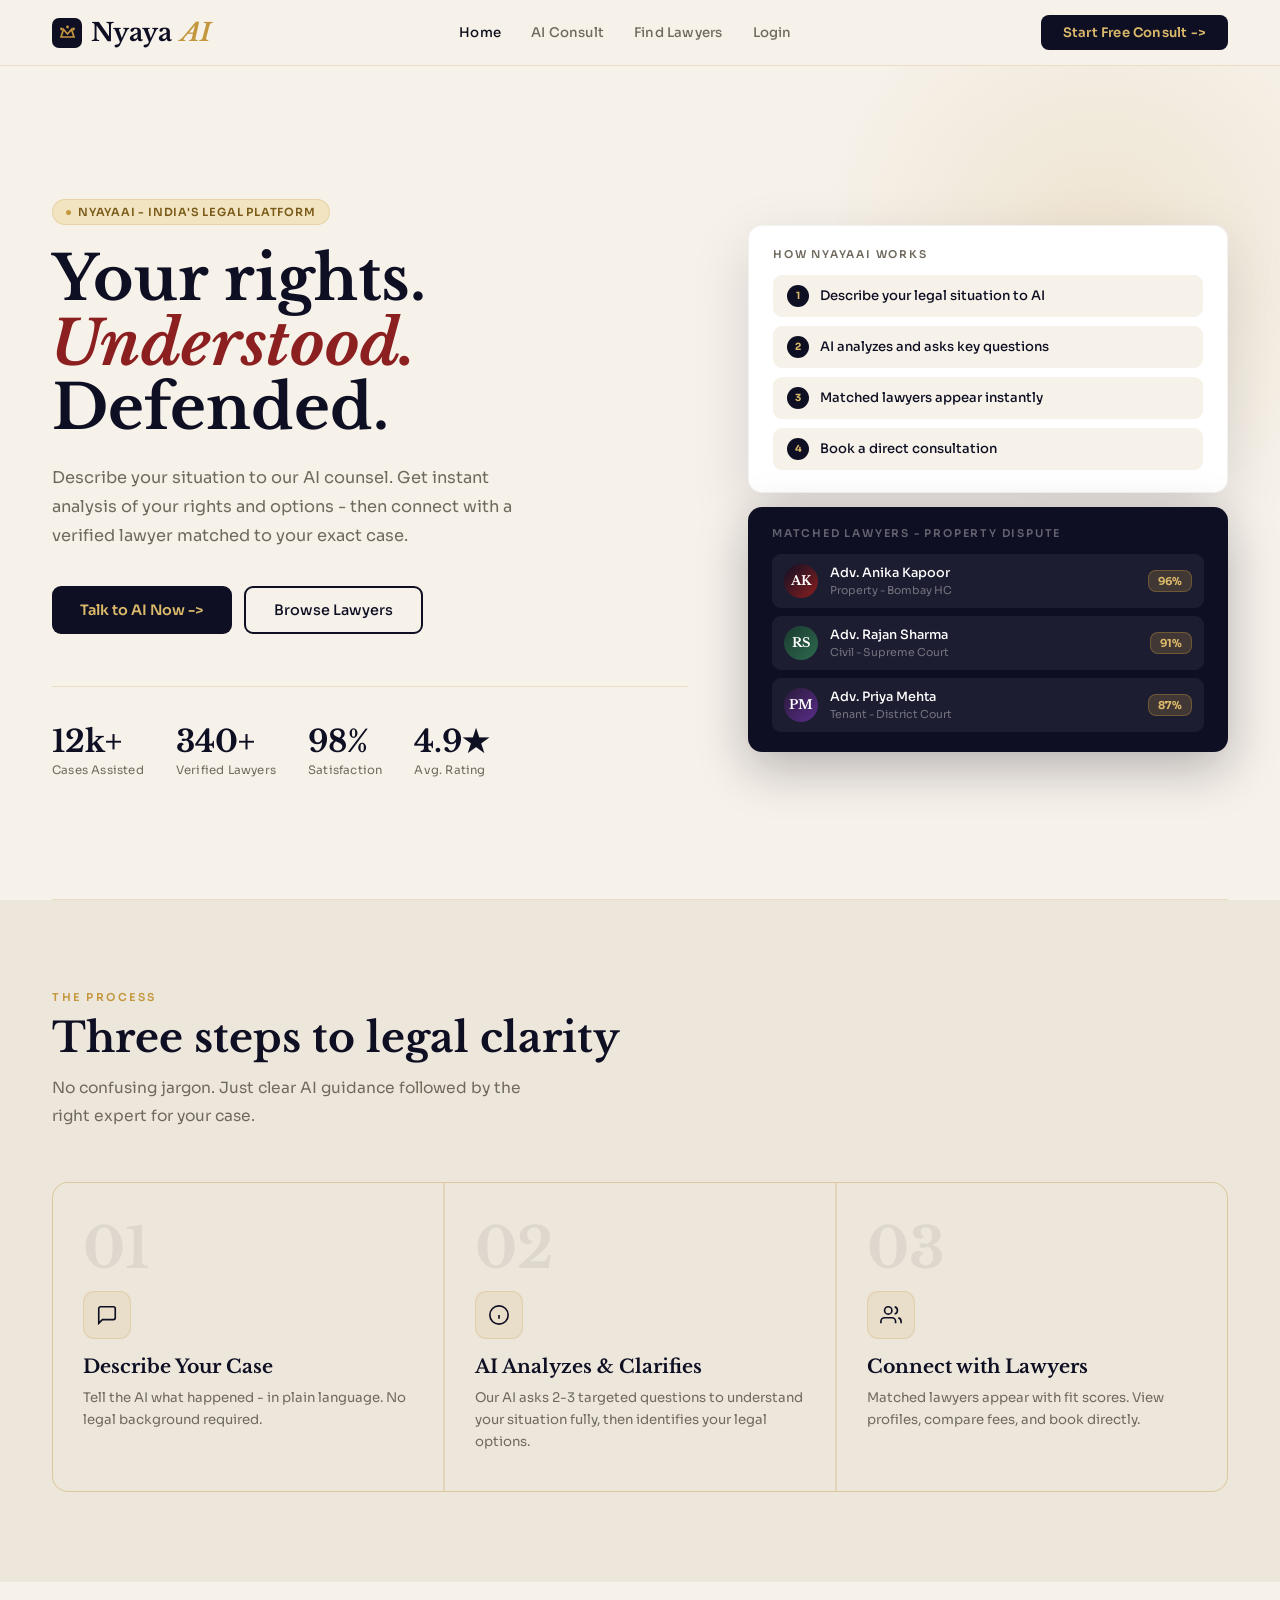
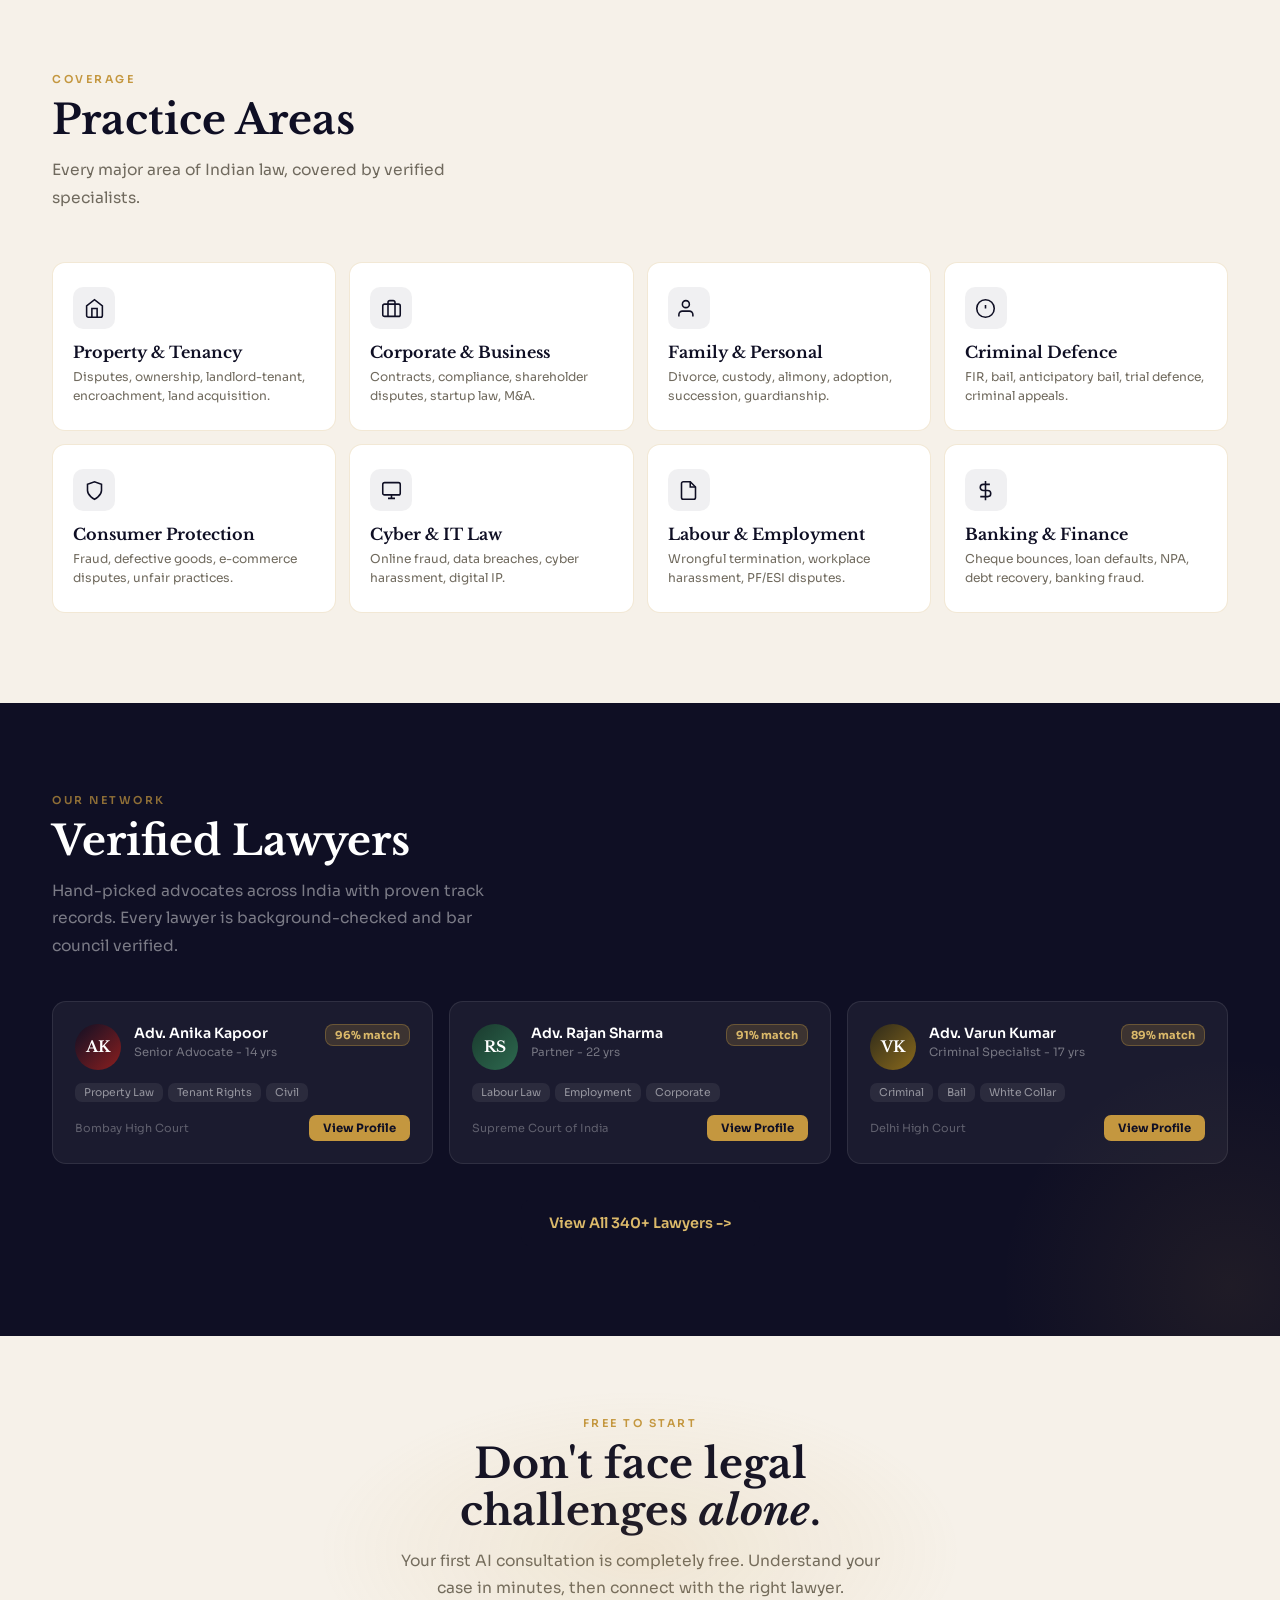
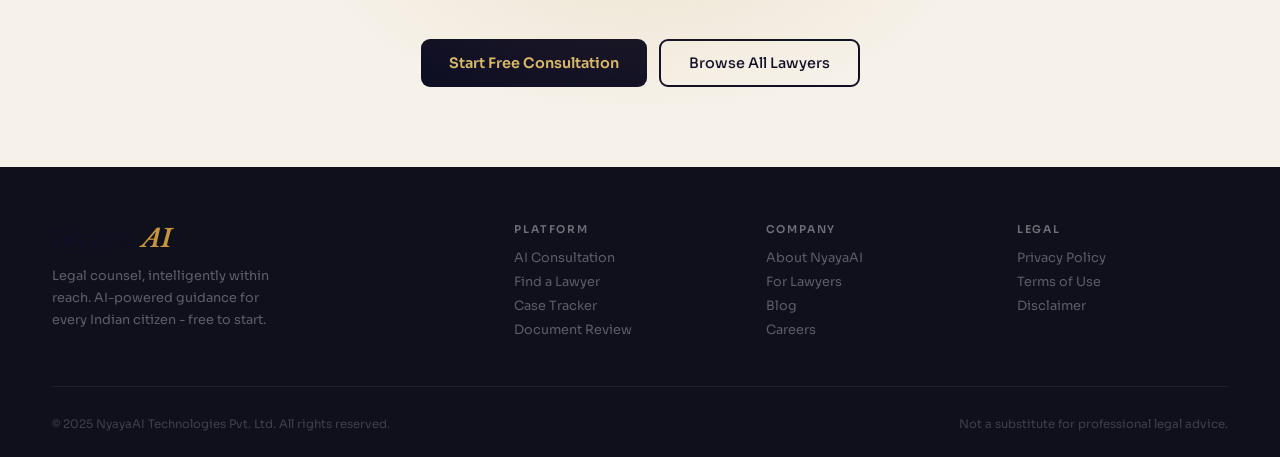
<file: frontend/index.html>
<!DOCTYPE html>
<html>

<head>
  <meta charset="UTF-8">
  <meta http-equiv="refresh" content="0; url=home.html">
  <title>NyayaAI</title>
</head>

<body>
  <script>window.location.replace('home.html');</script>
</body>

</html>
</file>
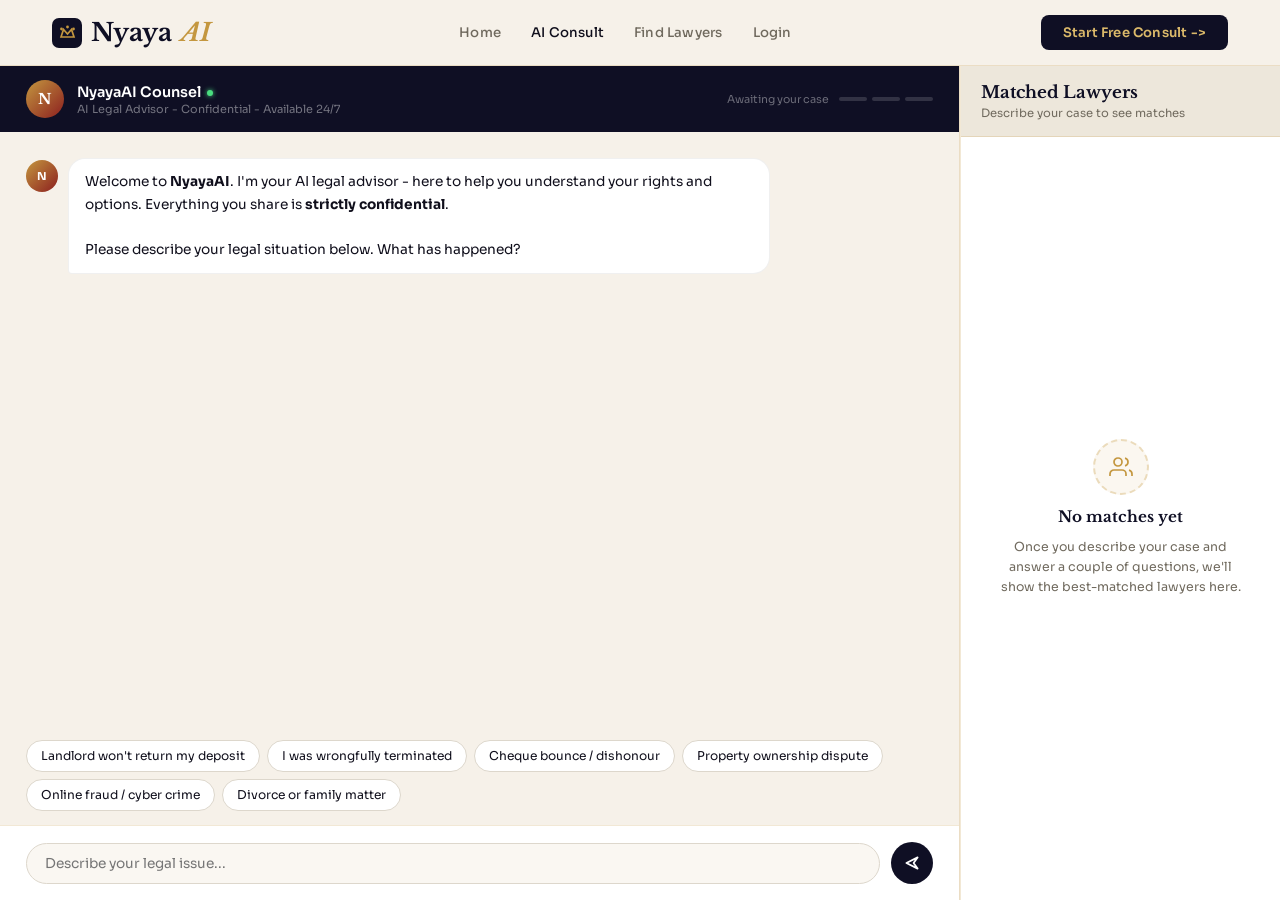
<file: frontend/chat.html>
﻿<!DOCTYPE html>
<html lang="en">

<head>
  <meta charset="UTF-8">
  <meta name="viewport" content="width=device-width, initial-scale=1.0">
  <link
    href="https://fonts.googleapis.com/css2?family=Libre+Baskerville:ital,wght@0,400;0,700;1,400&family=Sora:wght@300;400;500;600&display=swap"
    rel="stylesheet">
  <link rel="stylesheet" href="styles.css">
  <title>NyayaAI - AI Consult</title>
</head>

<body>
  <nav class="nav">
    <a class="logo" href="home.html">
      <div class="logo-mark">
        <svg viewBox="0 0 17 17" fill="none" stroke="#c4973f" stroke-width="1.7">
          <path d="M2 13l2.5-7.5L8.5 10l4-4.5L15 13H2z" />
          <circle cx="2.5" cy="5" r="1.4" fill="#c4973f" stroke="none" />
          <circle cx="8.5" cy="3" r="1.4" fill="#c4973f" stroke="none" />
          <circle cx="14.5" cy="5" r="1.4" fill="#c4973f" stroke="none" />
        </svg>
      </div>
      Nyaya<em>AI</em>
    </a>
    <div class="nav-links">
      <a id="nl-home" href="home.html">Home</a>
      <a id="nl-chat-page" href="chat.html">AI Consult</a>
      <a id="nl-list-page" href="lawyers.html">Find Lawyers</a>
      <a id="nl-login" href="login.html">Login</a>
    </div>
    <button class="nav-cta" onclick="window.location.href='chat.html'">Start Free Consult -></button>
  </nav>
  <div class="page active" id="chat-page">
    <div class="chat-wrap">

      <!-- Chat column -->
      <div class="chat-col">
        <div class="chat-bar">
          <div class="chatbar-av">N</div>
          <div>
            <div class="chatbar-name">NyayaAI Counsel <span class="online-dot"></span></div>
            <div class="chatbar-status">AI Legal Advisor - Confidential - Available 24/7</div>
          </div>
          <div class="step-progress">
            <span class="sp-label" id="spLabel">Awaiting your case</span>
            <div class="sp-steps">
              <div class="sp-dot" id="sp1"></div>
              <div class="sp-dot" id="sp2"></div>
              <div class="sp-dot" id="sp3"></div>
            </div>
          </div>
        </div>

        <div class="msgs" id="msgs">
          <div class="msg ai">
            <div class="m-av">N</div>
            <div class="bubble">Welcome to <strong>NyayaAI</strong>. I'm your AI legal advisor - here to help you
              understand your rights and options. Everything you share is <strong>strictly
                confidential</strong>.<br><br>Please describe your legal situation below. What has happened?</div>
          </div>
        </div>

        <div class="chips" id="chips">
          <div class="chip" onclick="useChip(this)">Landlord won't return my deposit</div>
          <div class="chip" onclick="useChip(this)">I was wrongfully terminated</div>
          <div class="chip" onclick="useChip(this)">Cheque bounce / dishonour</div>
          <div class="chip" onclick="useChip(this)">Property ownership dispute</div>
          <div class="chip" onclick="useChip(this)">Online fraud / cyber crime</div>
          <div class="chip" onclick="useChip(this)">Divorce or family matter</div>
        </div>

        <div class="chat-input-row">
          <input type="text" id="inp" placeholder="Describe your legal issue..."
            onkeypress="if(event.key==='Enter')sendMsg()">
          <button class="send-btn" onclick="sendMsg()">
            <svg viewBox="0 0 20 20">
              <path d="M3 10l14-7-5 7 5 7-14-7z" stroke-width="2.2" stroke-linecap="round" stroke-linejoin="round" />
            </svg>
          </button>
        </div>
      </div>

      <!-- Lawyer panel -->
      <div class="panel-col">
        <div class="panel-head">
          <div class="panel-head-title">Matched Lawyers</div>
          <div class="panel-head-sub" id="panelSub">Describe your case to see matches</div>
        </div>
        <div class="panel-body" id="lawyer-list">
          <div class="empty-state" id="emptyState">
            <div class="empty-icon"><svg viewBox="0 0 24 24" stroke-width="1.7">
                <path d="M17 21v-2a4 4 0 00-4-4H5a4 4 0 00-4 4v2" />
                <circle cx="9" cy="7" r="4" />
                <path d="M23 21v-2a4 4 0 00-3-3.87M16 3.13a4 4 0 010 7.75" />
              </svg></div>
            <div class="empty-title">No matches yet</div>
            <div class="empty-sub">Once you describe your case and answer a couple of questions, we'll show the
              best-matched lawyers here.</div>
          </div>
        </div>
      </div>

    </div>
  </div>

  <!-- â•â•â•â•â•â•â•â•â•â•â•â•â•â•â•â•â•â•â•â•â•â•â•â•â•â•â•
     LAWYERS LIST PAGE
â•â•â•â•â•â•â•â•â•â•â•â•â•â•â•â•â•â•â•â•â•â•â•â•â•â•â• -->
  <script src="app.js"></script>
</body>

</html>
</file>
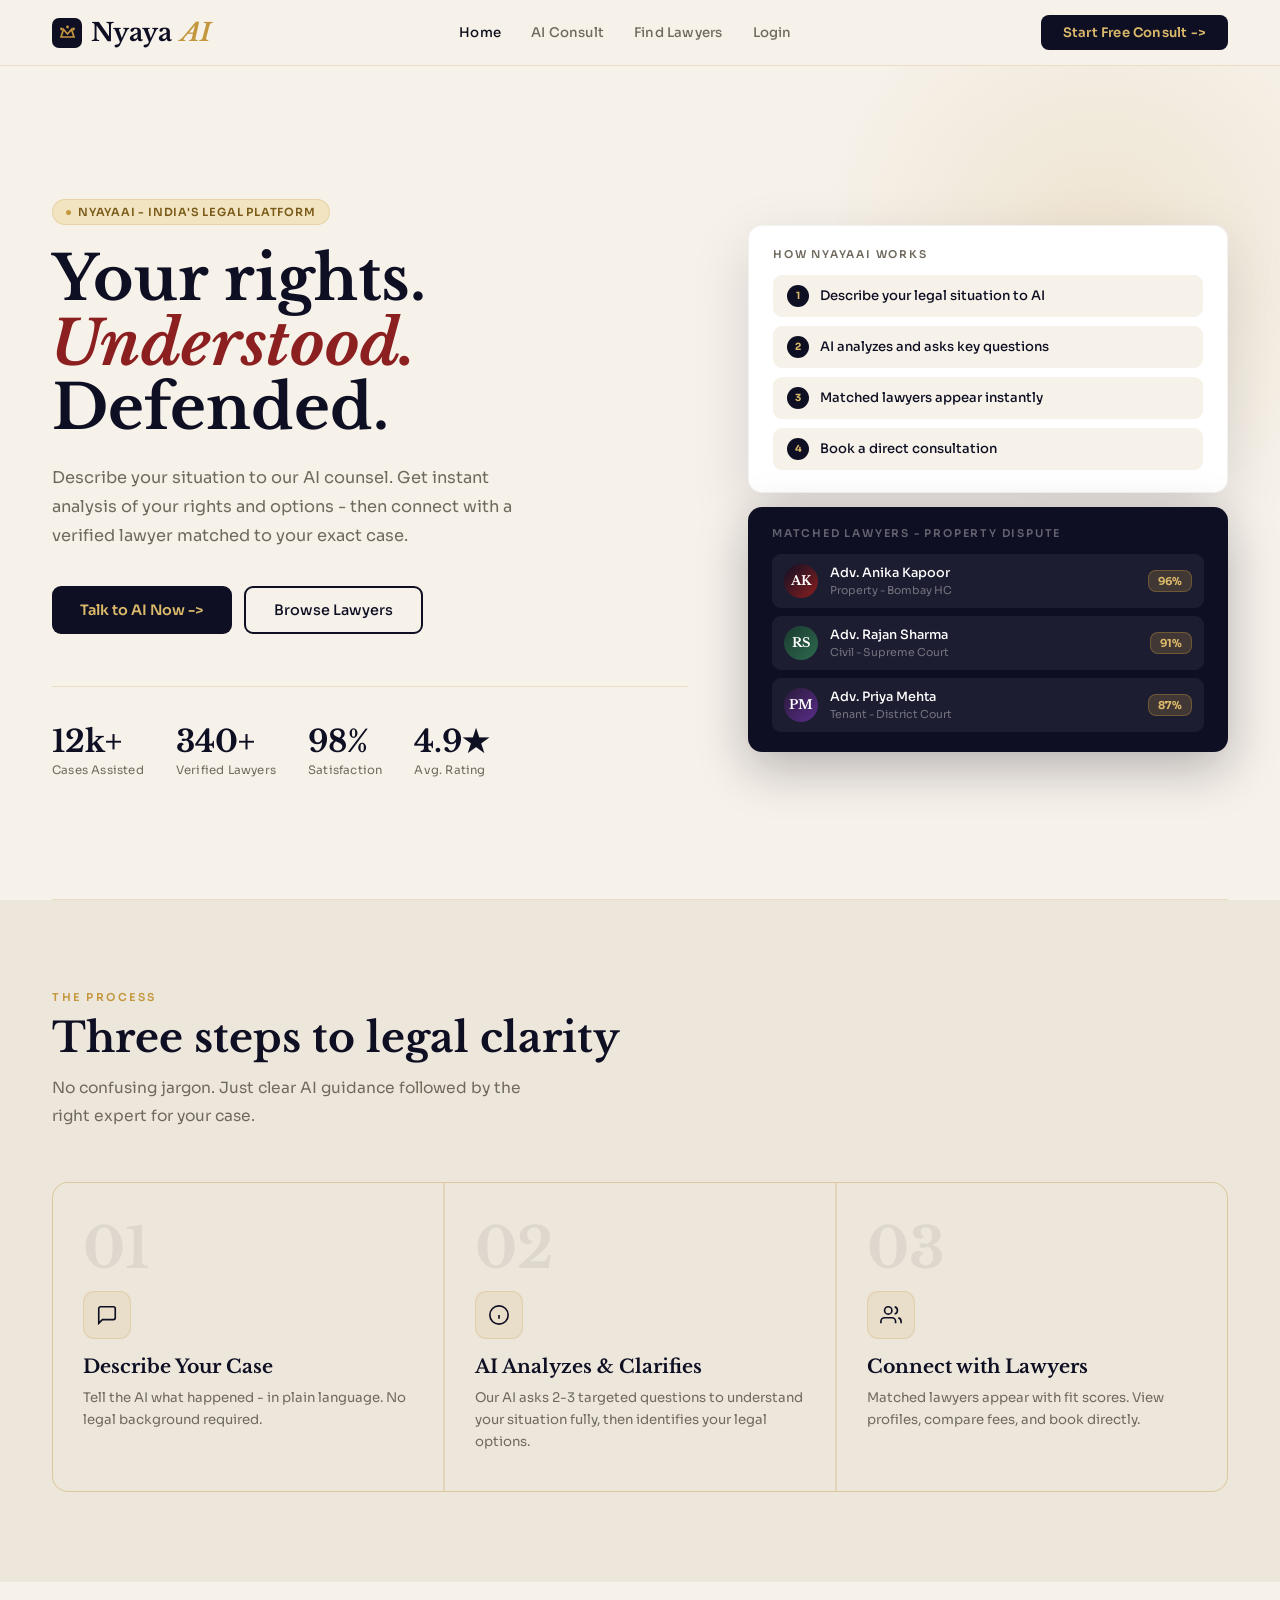
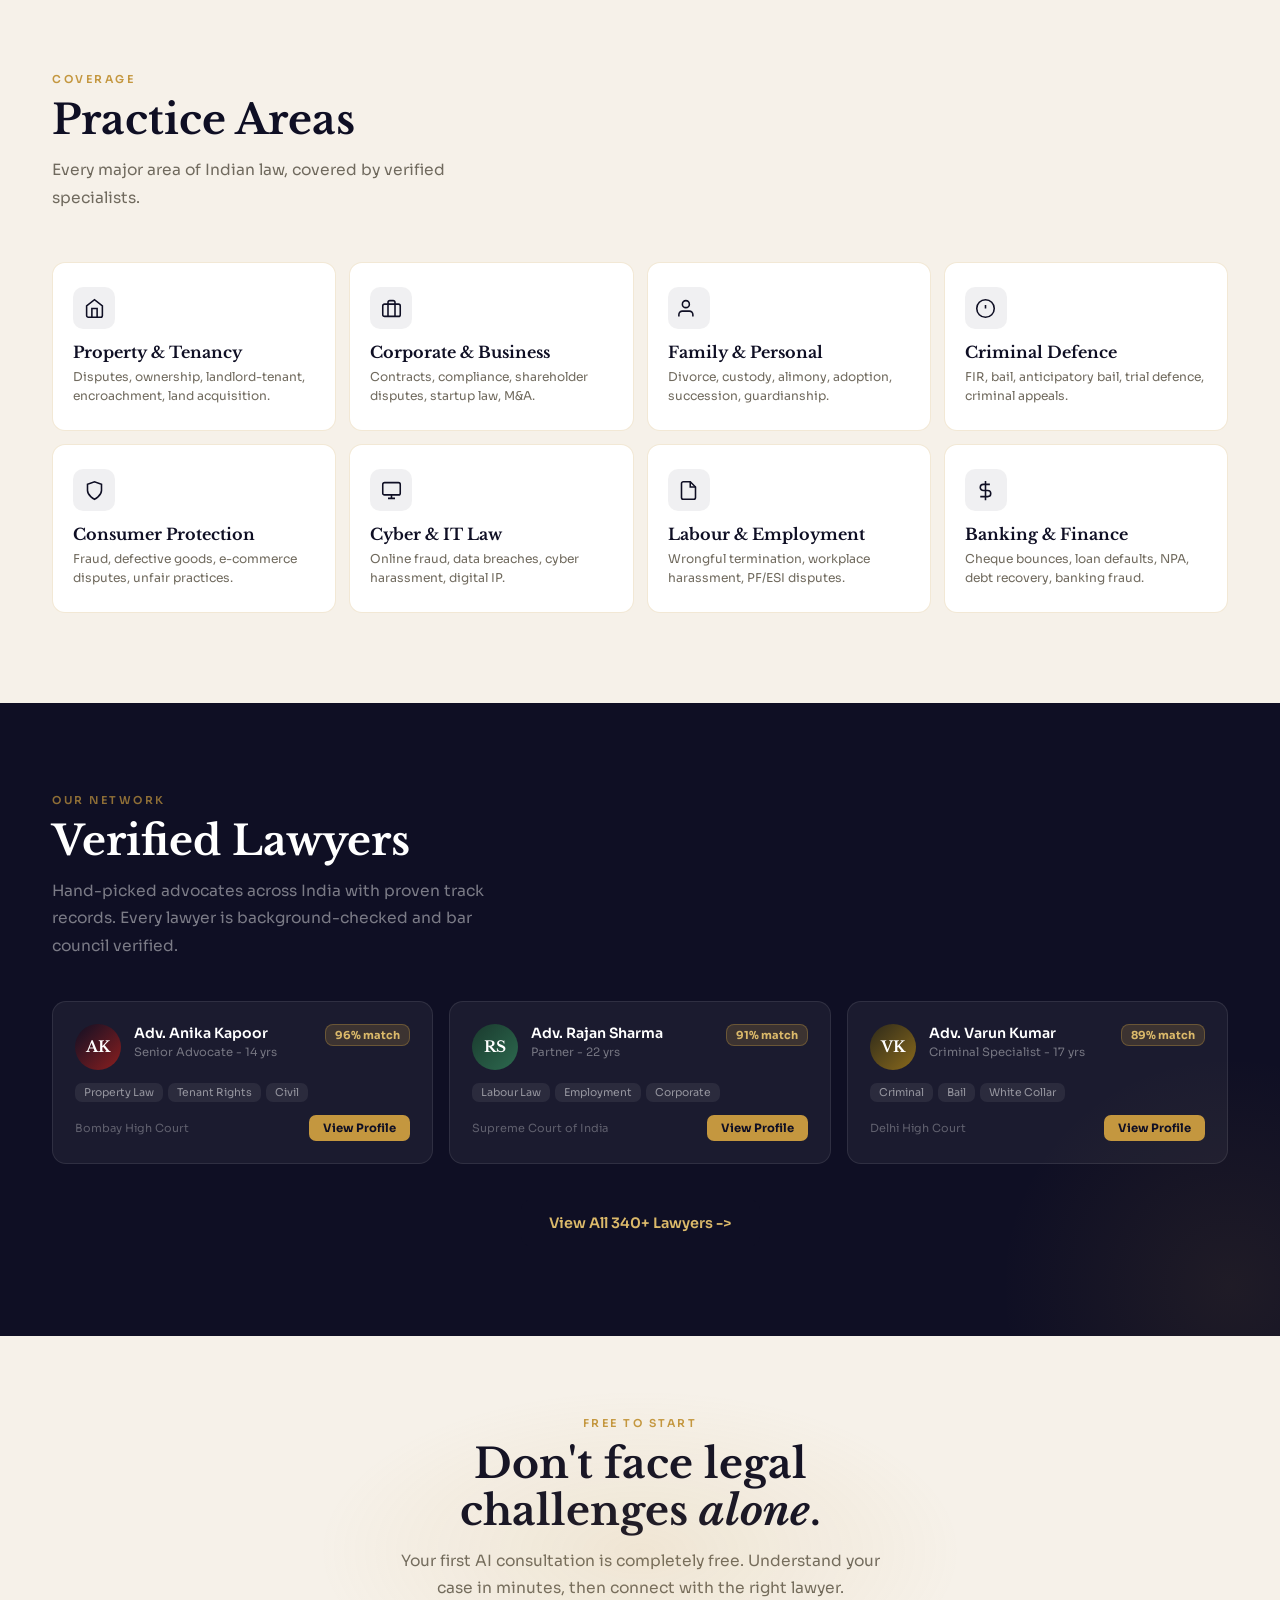
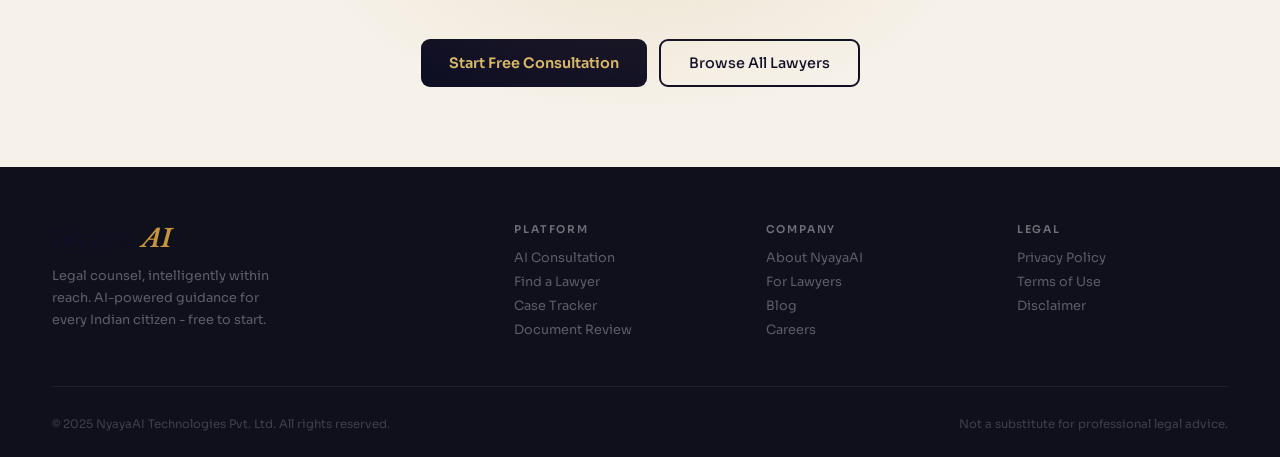
<file: frontend/home.html>
﻿<!DOCTYPE html>
<html lang="en">

<head>
  <meta charset="UTF-8">
  <meta name="viewport" content="width=device-width, initial-scale=1.0">
  <link
    href="https://fonts.googleapis.com/css2?family=Libre+Baskerville:ital,wght@0,400;0,700;1,400&family=Sora:wght@300;400;500;600&display=swap"
    rel="stylesheet">
  <link rel="stylesheet" href="styles.css">
  <title>NyayaAI - Home</title>
</head>

<body>
  <nav class="nav">
    <a class="logo" href="home.html">
      <div class="logo-mark">
        <svg viewBox="0 0 17 17" fill="none" stroke="#c4973f" stroke-width="1.7">
          <path d="M2 13l2.5-7.5L8.5 10l4-4.5L15 13H2z" />
          <circle cx="2.5" cy="5" r="1.4" fill="#c4973f" stroke="none" />
          <circle cx="8.5" cy="3" r="1.4" fill="#c4973f" stroke="none" />
          <circle cx="14.5" cy="5" r="1.4" fill="#c4973f" stroke="none" />
        </svg>
      </div>
      Nyaya<em>AI</em>
    </a>
    <div class="nav-links">
      <a id="nl-home" href="home.html">Home</a>
      <a id="nl-chat-page" href="chat.html">AI Consult</a>
      <a id="nl-list-page" href="lawyers.html">Find Lawyers</a>
      <a id="nl-login" href="login.html">Login</a>
    </div>
    <button class="nav-cta" onclick="window.location.href='chat.html'">Start Free Consult -></button>
  </nav>
  <div class="page active" id="home">

    <section class="hero">
      <div class="hero-glow"></div>
      <div class="hero-line"></div>
      <div>
        <div class="pill"><span class="pill-dot"></span>NyayaAI - India's Legal Platform</div>
        <h1 class="hero-title">Your rights.<br><i>Understood.</i><br>Defended.</h1>
        <p class="hero-sub">Describe your situation to our AI counsel. Get instant analysis of your rights and options
          -
          then connect with a verified lawyer matched to your exact case.</p>
        <div class="hero-btns">
          <button class="btn-primary" onclick="go('chat-page')">Talk to AI Now -></button>
          <button class="btn-ghost" onclick="go('list-page')">Browse Lawyers</button>
        </div>
        <div class="hero-stats">
          <div>
            <div class="hs-num">12k+</div>
            <div class="hs-lbl">Cases Assisted</div>
          </div>
          <div>
            <div class="hs-num">340+</div>
            <div class="hs-lbl">Verified Lawyers</div>
          </div>
          <div>
            <div class="hs-num">98%</div>
            <div class="hs-lbl">Satisfaction</div>
          </div>
          <div>
            <div class="hs-num">4.9★</div>
            <div class="hs-lbl">Avg. Rating</div>
          </div>
        </div>
      </div>
      <div class="hero-right">
        <div class="flow-card">
          <div class="fc-label">How NyayaAI Works</div>
          <div class="flow-steps">
            <div class="flow-step"><span class="fs-num">1</span>Describe your legal situation to AI</div>
            <div class="flow-step"><span class="fs-num">2</span>AI analyzes and asks key questions</div>
            <div class="flow-step"><span class="fs-num">3</span>Matched lawyers appear instantly</div>
            <div class="flow-step"><span class="fs-num">4</span>Book a direct consultation</div>
          </div>
        </div>
        <div class="match-card">
          <div class="mc-head">Matched Lawyers - Property Dispute</div>
          <div class="mc-row">
            <div class="mc-av" style="background:linear-gradient(135deg,#0f0f24,#8c1f1f)">AK</div>
            <div>
              <div class="mc-name">Adv. Anika Kapoor</div>
              <div class="mc-spec">Property - Bombay HC</div>
            </div>
            <div class="mc-pct">96%</div>
          </div>
          <div class="mc-row">
            <div class="mc-av" style="background:linear-gradient(135deg,#1a3a2e,#2d6a4f)">RS</div>
            <div>
              <div class="mc-name">Adv. Rajan Sharma</div>
              <div class="mc-spec">Civil - Supreme Court</div>
            </div>
            <div class="mc-pct">91%</div>
          </div>
          <div class="mc-row">
            <div class="mc-av" style="background:linear-gradient(135deg,#2a1a3a,#5a2d8a)">PM</div>
            <div>
              <div class="mc-name">Adv. Priya Mehta</div>
              <div class="mc-spec">Tenant - District Court</div>
            </div>
            <div class="mc-pct">87%</div>
          </div>
        </div>
      </div>
    </section>

    <section class="steps-section">
      <div class="eyebrow">The Process</div>
      <h2 class="h2">Three steps to legal clarity</h2>
      <p class="lead">No confusing jargon. Just clear AI guidance followed by the right expert for your case.</p>
      <div class="steps-grid">
        <div class="step-tile">
          <div class="st-n">01</div>
          <div class="st-icon"><svg viewBox="0 0 24 24" stroke-width="1.8">
              <path d="M21 15a2 2 0 01-2 2H7l-4 4V5a2 2 0 012-2h14a2 2 0 012 2z" />
            </svg></div>
          <div class="st-title">Describe Your Case</div>
          <p class="st-desc">Tell the AI what happened - in plain language. No legal background required.</p>
        </div>
        <div class="step-tile">
          <div class="st-n">02</div>
          <div class="st-icon"><svg viewBox="0 0 24 24" stroke-width="1.8">
              <circle cx="12" cy="12" r="10" />
              <path d="M12 16v-4M12 8h.01" />
            </svg></div>
          <div class="st-title">AI Analyzes & Clarifies</div>
          <p class="st-desc">Our AI asks 2-3 targeted questions to understand your situation fully, then identifies
            your
            legal options.</p>
        </div>
        <div class="step-tile">
          <div class="st-n">03</div>
          <div class="st-icon"><svg viewBox="0 0 24 24" stroke-width="1.8">
              <path d="M17 21v-2a4 4 0 00-4-4H5a4 4 0 00-4 4v2" />
              <circle cx="9" cy="7" r="4" />
              <path d="M23 21v-2a4 4 0 00-3-3.87M16 3.13a4 4 0 010 7.75" />
            </svg></div>
          <div class="st-title">Connect with Lawyers</div>
          <p class="st-desc">Matched lawyers appear with fit scores. View profiles, compare fees, and book directly.</p>
        </div>
      </div>
    </section>

    <section class="areas-section">
      <div class="eyebrow">Coverage</div>
      <h2 class="h2">Practice Areas</h2>
      <p class="lead">Every major area of Indian law, covered by verified specialists.</p>
      <div class="areas-grid">
        <div class="area-card" onclick="goChat('My landlord is refusing to return my security deposit')">
          <div class="ac-icon"><svg viewBox="0 0 24 24" stroke-width="1.8" fill="none">
              <path d="M3 9l9-7 9 7v11a2 2 0 01-2 2H5a2 2 0 01-2-2z" />
              <polyline points="9 22 9 12 15 12 15 22" />
            </svg></div>
          <div class="ac-name">Property & Tenancy</div>
          <p class="ac-desc">Disputes, ownership, landlord-tenant, encroachment, land acquisition.</p>
        </div>
        <div class="area-card" onclick="goChat('I have a business contract dispute')">
          <div class="ac-icon"><svg viewBox="0 0 24 24" stroke-width="1.8" fill="none">
              <rect x="2" y="7" width="20" height="14" rx="2" />
              <path d="M16 21V5a2 2 0 00-2-2h-4a2 2 0 00-2 2v16" />
            </svg></div>
          <div class="ac-name">Corporate & Business</div>
          <p class="ac-desc">Contracts, compliance, shareholder disputes, startup law, M&A.</p>
        </div>
        <div class="area-card" onclick="goChat('I need help with a divorce matter')">
          <div class="ac-icon"><svg viewBox="0 0 24 24" stroke-width="1.8" fill="none">
              <path d="M17 21v-2a4 4 0 00-4-4H5a4 4 0 00-4 4v2" />
              <circle cx="9" cy="7" r="4" />
            </svg></div>
          <div class="ac-name">Family & Personal</div>
          <p class="ac-desc">Divorce, custody, alimony, adoption, succession, guardianship.</p>
        </div>
        <div class="area-card" onclick="goChat('I have a criminal case or FIR against me')">
          <div class="ac-icon"><svg viewBox="0 0 24 24" stroke-width="1.8" fill="none">
              <circle cx="12" cy="12" r="10" />
              <line x1="12" y1="8" x2="12" y2="12" />
              <line x1="12" y1="16" x2="12.01" y2="16" />
            </svg></div>
          <div class="ac-name">Criminal Defence</div>
          <p class="ac-desc">FIR, bail, anticipatory bail, trial defence, criminal appeals.</p>
        </div>
        <div class="area-card" onclick="goChat('I was cheated by a company or product')">
          <div class="ac-icon"><svg viewBox="0 0 24 24" stroke-width="1.8" fill="none">
              <path d="M12 22s8-4 8-10V5l-8-3-8 3v7c0 6 8 10 8 10z" />
            </svg></div>
          <div class="ac-name">Consumer Protection</div>
          <p class="ac-desc">Fraud, defective goods, e-commerce disputes, unfair practices.</p>
        </div>
        <div class="area-card" onclick="goChat('I am a victim of online fraud or cyber crime')">
          <div class="ac-icon"><svg viewBox="0 0 24 24" stroke-width="1.8" fill="none">
              <rect x="2" y="3" width="20" height="14" rx="2" />
              <path d="M8 21h8M12 17v4" />
            </svg></div>
          <div class="ac-name">Cyber & IT Law</div>
          <p class="ac-desc">Online fraud, data breaches, cyber harassment, digital IP.</p>
        </div>
        <div class="area-card" onclick="goChat('I was wrongfully terminated from my job')">
          <div class="ac-icon"><svg viewBox="0 0 24 24" stroke-width="1.8" fill="none">
              <path d="M14 2H6a2 2 0 00-2 2v16a2 2 0 002 2h12a2 2 0 002-2V8z" />
              <polyline points="14 2 14 8 20 8" />
            </svg></div>
          <div class="ac-name">Labour & Employment</div>
          <p class="ac-desc">Wrongful termination, workplace harassment, PF/ESI disputes.</p>
        </div>
        <div class="area-card" onclick="goChat('I have a cheque bounce or loan default case')">
          <div class="ac-icon"><svg viewBox="0 0 24 24" stroke-width="1.8" fill="none">
              <line x1="12" y1="1" x2="12" y2="23" />
              <path d="M17 5H9.5a3.5 3.5 0 000 7h5a3.5 3.5 0 010 7H6" />
            </svg></div>
          <div class="ac-name">Banking & Finance</div>
          <p class="ac-desc">Cheque bounces, loan defaults, NPA, debt recovery, banking fraud.</p>
        </div>
      </div>
    </section>

    <section class="lawyers-strip">
      <div class="eyebrow">Our Network</div>
      <h2 class="h2">Verified Lawyers</h2>
      <p class="lead">Hand-picked advocates across India with proven track records. Every lawyer is background-checked
        and bar council verified.</p>
      <div class="ls-cards">
        <div class="ls-card fu fu1" onclick="showProfile(0)">
          <div class="lsc-top">
            <div class="lsc-av" style="background:linear-gradient(135deg,#0f0f24,#8c1f1f)">AK</div>
            <div>
              <div class="lsc-name">Adv. Anika Kapoor</div>
              <div class="lsc-title">Senior Advocate - 14 yrs</div>
            </div>
            <div class="lsc-match">96% match</div>
          </div>
          <div class="lsc-tags"><span class="lsc-tag">Property Law</span><span class="lsc-tag">Tenant Rights</span><span
              class="lsc-tag">Civil</span></div>
          <div class="lsc-footer"><span class="lsc-exp">Bombay High Court</span><button class="lsc-btn"
              onclick="event.stopPropagation();showProfile(0)">View Profile</button></div>
        </div>
        <div class="ls-card fu fu2" onclick="showProfile(1)">
          <div class="lsc-top">
            <div class="lsc-av" style="background:linear-gradient(135deg,#1a3a2e,#2d6a4f)">RS</div>
            <div>
              <div class="lsc-name">Adv. Rajan Sharma</div>
              <div class="lsc-title">Partner - 22 yrs</div>
            </div>
            <div class="lsc-match">91% match</div>
          </div>
          <div class="lsc-tags"><span class="lsc-tag">Labour Law</span><span class="lsc-tag">Employment</span><span
              class="lsc-tag">Corporate</span></div>
          <div class="lsc-footer"><span class="lsc-exp">Supreme Court of India</span><button class="lsc-btn"
              onclick="event.stopPropagation();showProfile(1)">View Profile</button></div>
        </div>
        <div class="ls-card fu fu3" onclick="showProfile(3)">
          <div class="lsc-top">
            <div class="lsc-av" style="background:linear-gradient(135deg,#2e2a1a,#8a6a1c)">VK</div>
            <div>
              <div class="lsc-name">Adv. Varun Kumar</div>
              <div class="lsc-title">Criminal Specialist - 17 yrs</div>
            </div>
            <div class="lsc-match">89% match</div>
          </div>
          <div class="lsc-tags"><span class="lsc-tag">Criminal</span><span class="lsc-tag">Bail</span><span
              class="lsc-tag">White Collar</span></div>
          <div class="lsc-footer"><span class="lsc-exp">Delhi High Court</span><button class="lsc-btn"
              onclick="event.stopPropagation();showProfile(3)">View Profile</button></div>
        </div>
      </div>
      <div style="text-align:center">
        <button class="btn-primary" onclick="go('list-page')">View All 340+ Lawyers -></button>
      </div>
    </section>

    <section class="cta-banner">
      <div class="eyebrow" style="text-align:center">Free to Start</div>
      <h2 class="h2">Don't face legal challenges <i>alone</i>.</h2>
      <p class="lead">Your first AI consultation is completely free. Understand your case in minutes, then connect with
        the right lawyer.</p>
      <div class="cta-banner-btns">
        <button class="btn-primary" onclick="go('chat-page')">Start Free Consultation </button>
        <button class="btn-ghost" onclick="go('list-page')">Browse All Lawyers</button>
      </div>
    </section>

    <footer>
      <div class="ft-grid">
        <div class="ft-brand">
          <div class="logo" style="margin-bottom:10px">Nyaya<em>AI</em></div>
          <p>Legal counsel, intelligently within reach. AI-powered guidance for every Indian citizen - free to start.
          </p>
        </div>
        <div class="ft-col">
          <h4>Platform</h4><a onclick="go('chat-page')">AI Consultation</a><a onclick="go('list-page')">Find a
            Lawyer</a><a>Case Tracker</a><a>Document Review</a>
        </div>
        <div class="ft-col">
          <h4>Company</h4><a>About NyayaAI</a><a>For Lawyers</a><a>Blog</a><a>Careers</a>
        </div>
        <div class="ft-col">
          <h4>Legal</h4><a>Privacy Policy</a><a>Terms of Use</a><a>Disclaimer</a>
        </div>
      </div>
      <div class="ft-bottom"><span>© 2025 NyayaAI Technologies Pvt. Ltd. All rights reserved.</span><span>Not a
          substitute for professional legal advice.</span></div>
    </footer>
  </div>

  <!-- â•â•â•â•â•â•â•â•â•â•â•â•â•â•â•â•â•â•â•â•â•â•â•â•â•â•â•
     AI CHAT PAGE
â•â•â•â•â•â•â•â•â•â•â•â•â•â•â•â•â•â•â•â•â•â•â•â•â•â•â• -->
  <script src="app.js"></script>
</body>

</html>
</file>
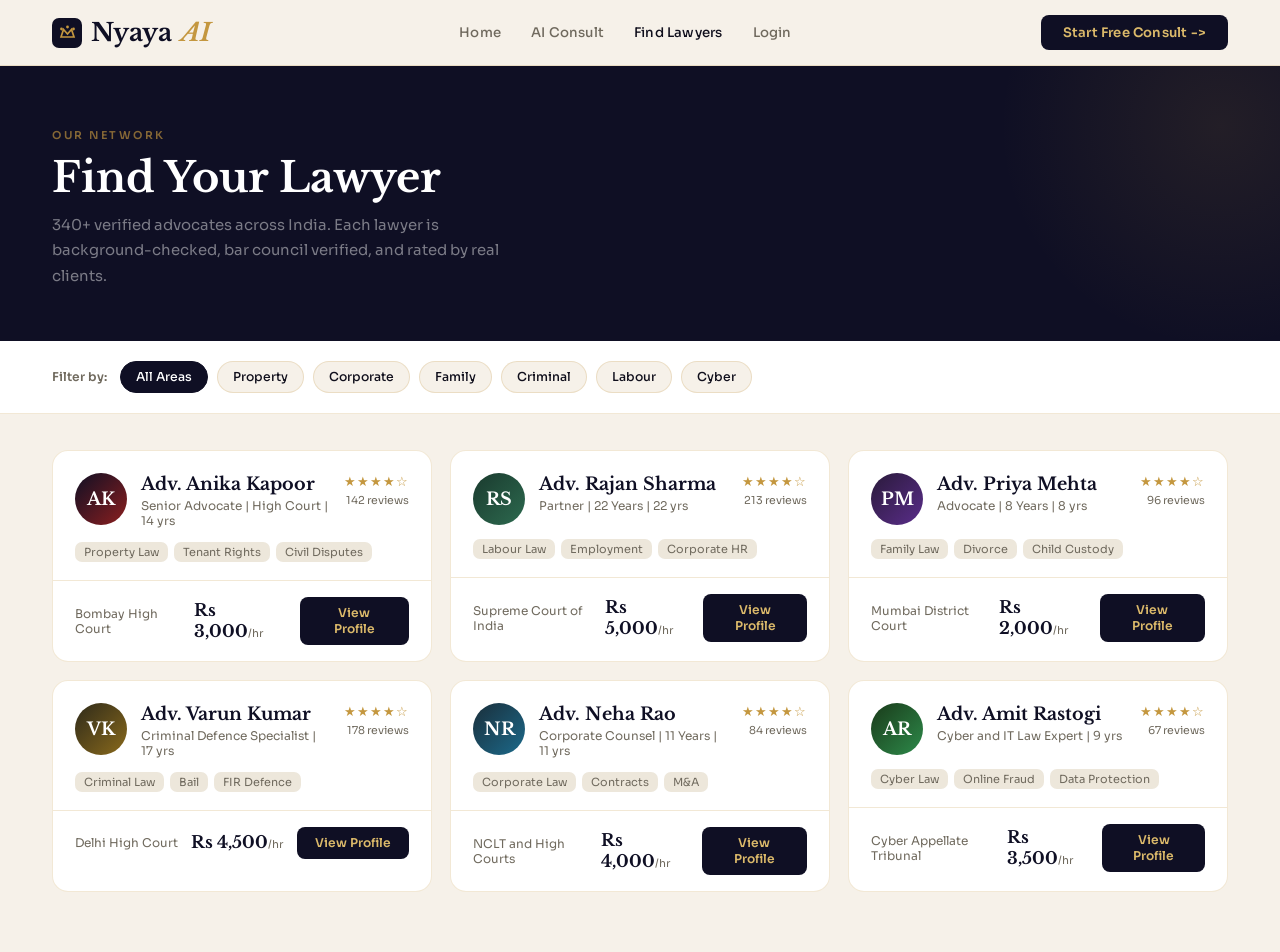
<file: frontend/lawyers.html>
﻿<!DOCTYPE html>
<html lang="en">

<head>
  <meta charset="UTF-8">
  <meta name="viewport" content="width=device-width, initial-scale=1.0">
  <link
    href="https://fonts.googleapis.com/css2?family=Libre+Baskerville:ital,wght@0,400;0,700;1,400&family=Sora:wght@300;400;500;600&display=swap"
    rel="stylesheet">
  <link rel="stylesheet" href="styles.css">
  <title>NyayaAI - Find Lawyers</title>
</head>

<body>
  <nav class="nav">
    <a class="logo" href="home.html">
      <div class="logo-mark">
        <svg viewBox="0 0 17 17" fill="none" stroke="#c4973f" stroke-width="1.7">
          <path d="M2 13l2.5-7.5L8.5 10l4-4.5L15 13H2z" />
          <circle cx="2.5" cy="5" r="1.4" fill="#c4973f" stroke="none" />
          <circle cx="8.5" cy="3" r="1.4" fill="#c4973f" stroke="none" />
          <circle cx="14.5" cy="5" r="1.4" fill="#c4973f" stroke="none" />
        </svg>
      </div>
      Nyaya<em>AI</em>
    </a>
    <div class="nav-links">
      <a id="nl-home" href="home.html">Home</a>
      <a id="nl-chat-page" href="chat.html">AI Consult</a>
      <a id="nl-list-page" href="lawyers.html">Find Lawyers</a>
      <a id="nl-login" href="login.html">Login</a>
    </div>
    <button class="nav-cta" onclick="window.location.href='chat.html'">Start Free Consult -></button>
  </nav>
  <div class="page active" id="list-page">
    <div class="list-hero">
      <div class="eyebrow">Our Network</div>
      <h1 class="list-hero-title">Find Your Lawyer</h1>
      <p class="list-hero-sub">340+ verified advocates across India. Each lawyer is background-checked, bar council
        verified, and rated by real clients.</p>
    </div>
    <div class="filter-row">
      <span class="filter-label">Filter by:</span>
      <div class="f-chip on" onclick="filter(this,'all')">All Areas</div>
      <div class="f-chip" onclick="filter(this,'property')">Property</div>
      <div class="f-chip" onclick="filter(this,'corporate')">Corporate</div>
      <div class="f-chip" onclick="filter(this,'family')">Family</div>
      <div class="f-chip" onclick="filter(this,'criminal')">Criminal</div>
      <div class="f-chip" onclick="filter(this,'labour')">Labour</div>
      <div class="f-chip" onclick="filter(this,'cyber')">Cyber</div>
    </div>
    <div class="grid-wrap">
      <div class="lawyers-grid" id="lawyersGrid"></div>
    </div>
  </div>

  <!-- â•â•â•â•â•â•â•â•â•â•â•â•â•â•â•â•â•â•â•â•â•â•â•â•â•â•â•
     PROFILE PAGE
â•â•â•â•â•â•â•â•â•â•â•â•â•â•â•â•â•â•â•â•â•â•â•â•â•â•â• -->
  <script src="app.js"></script>
</body>

</html>
</file>
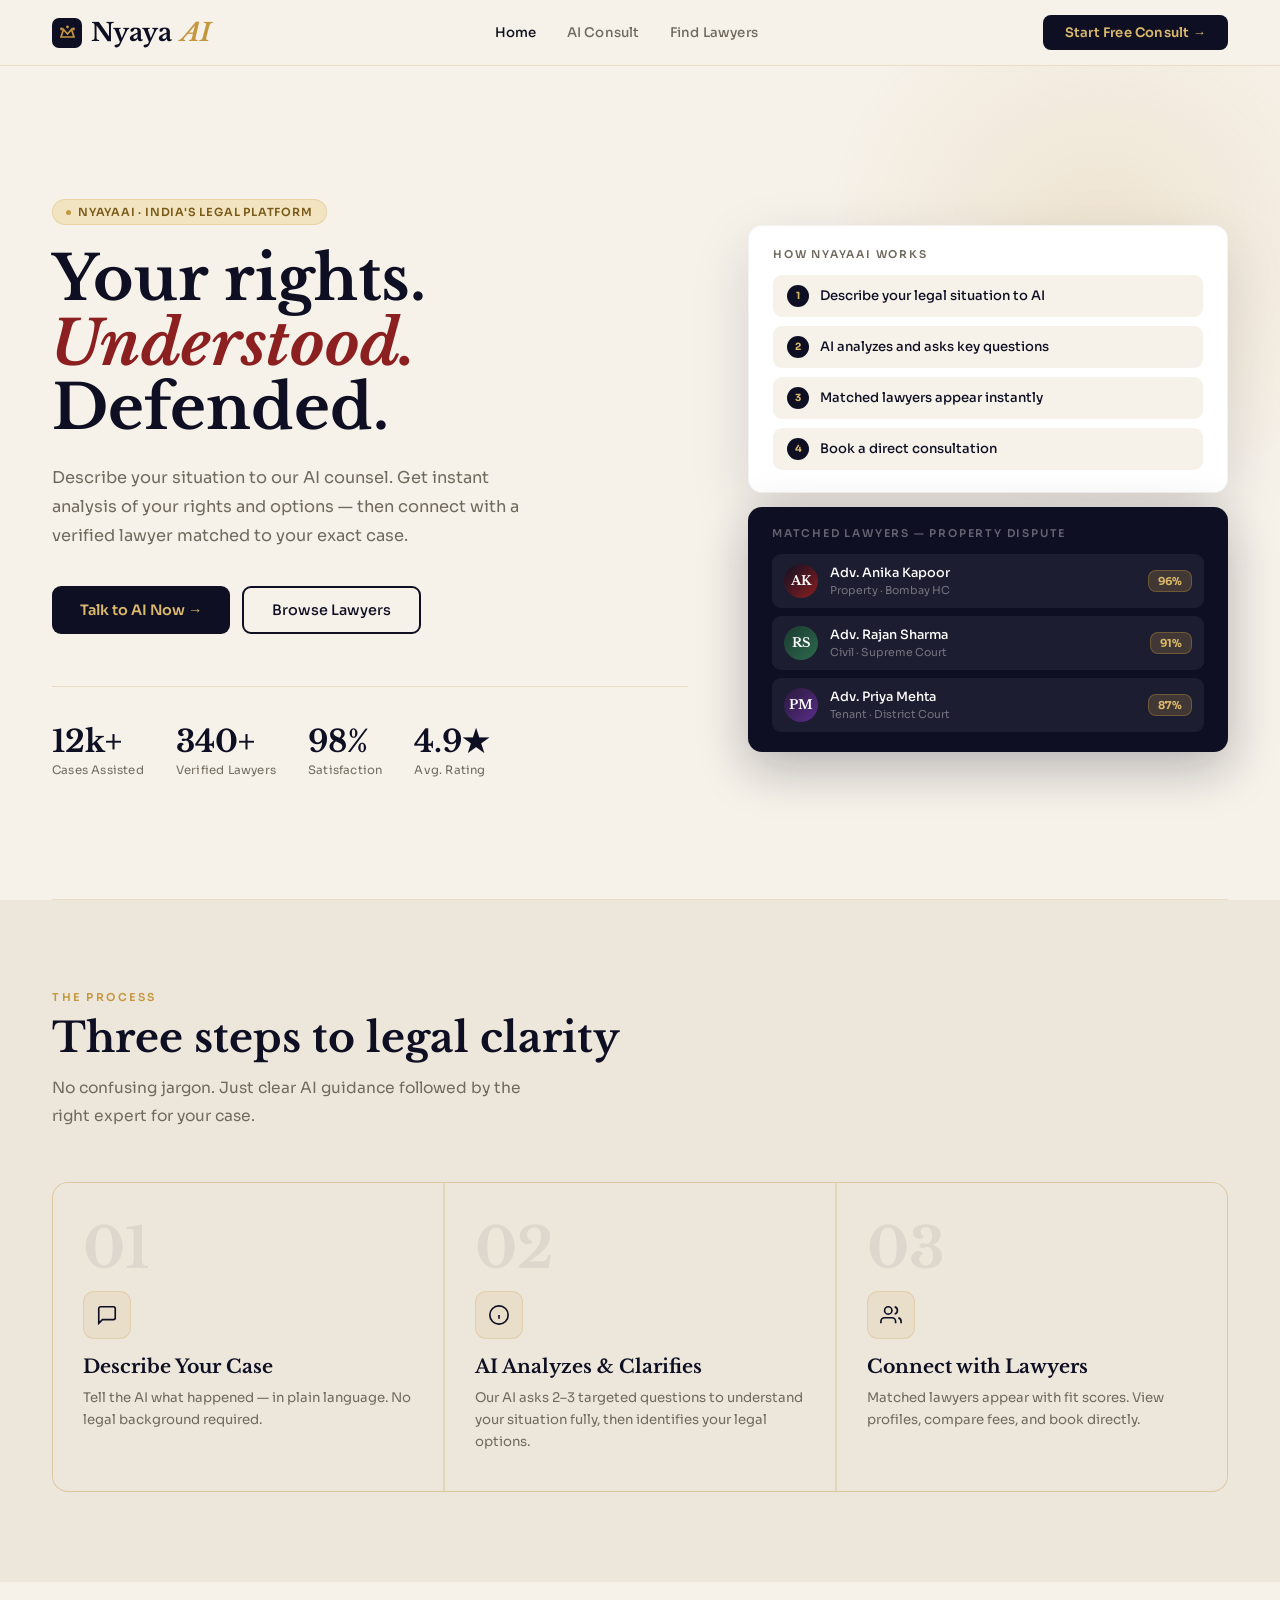
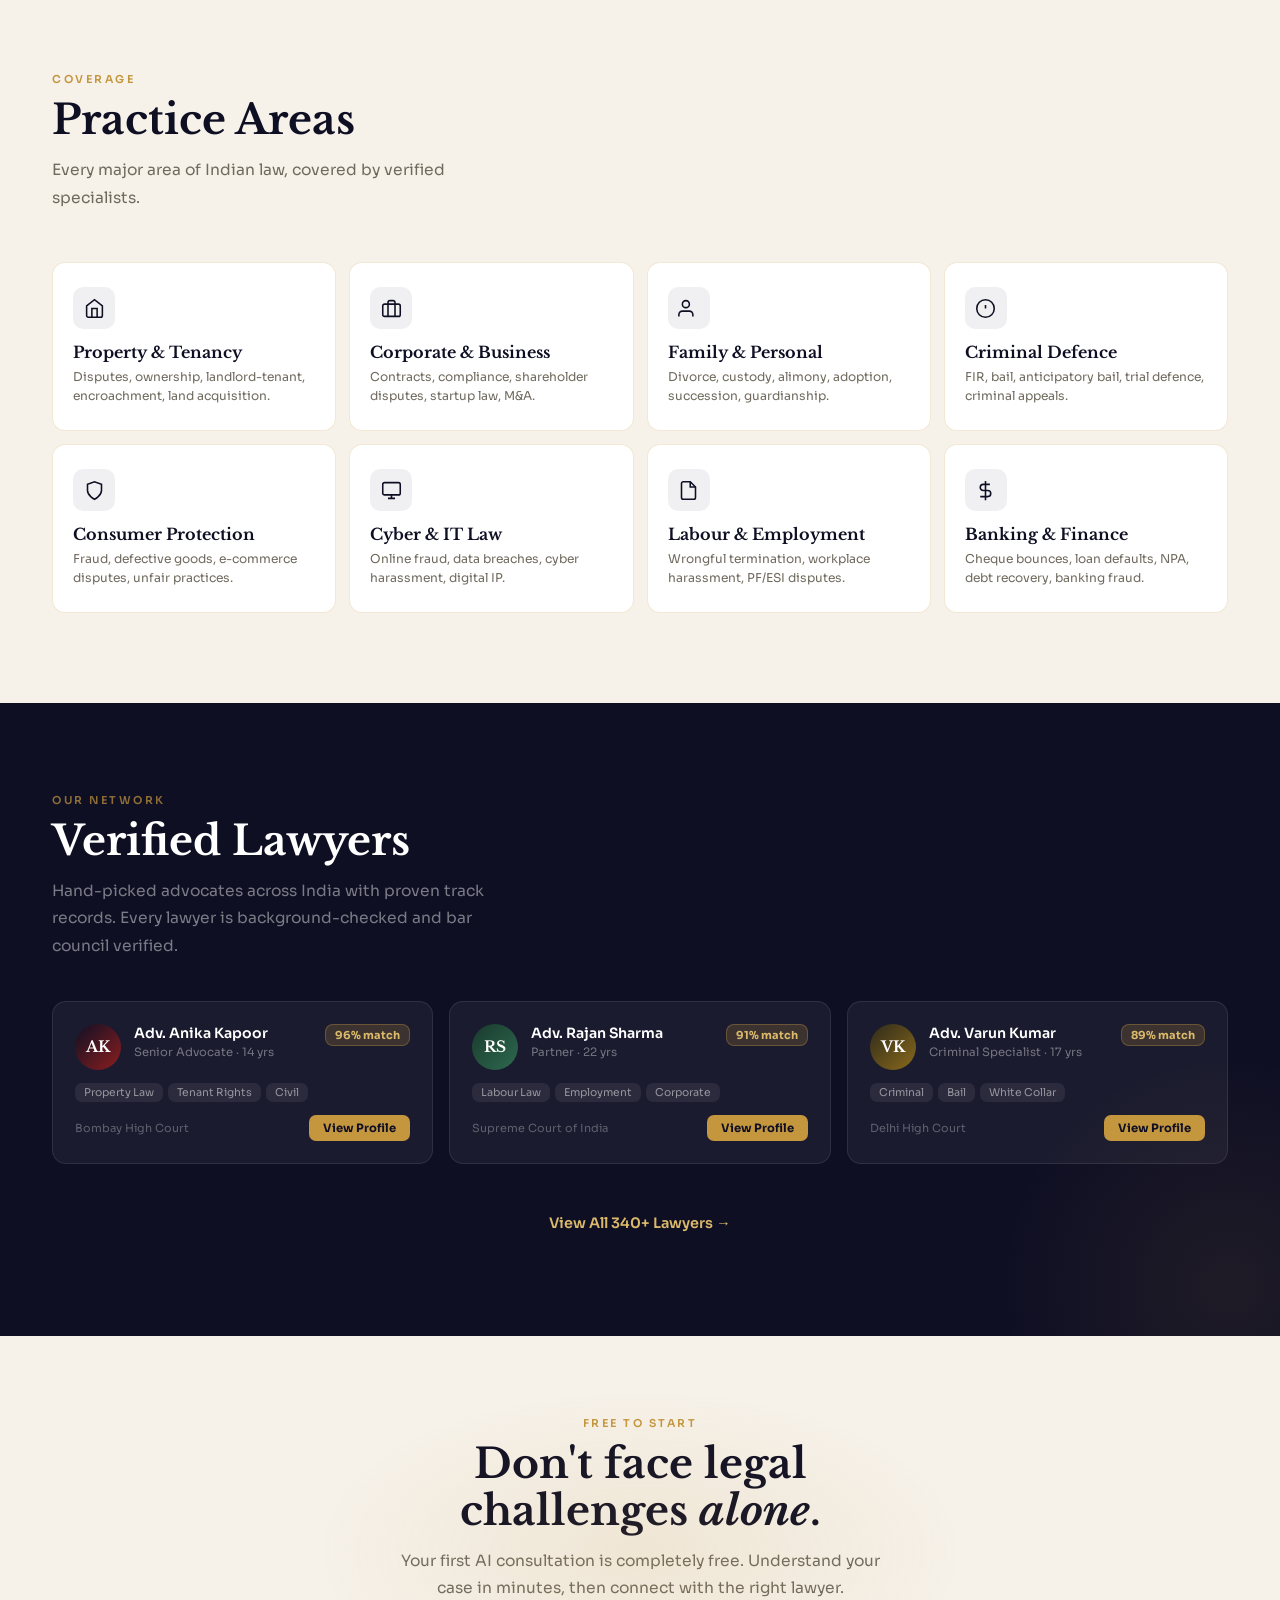
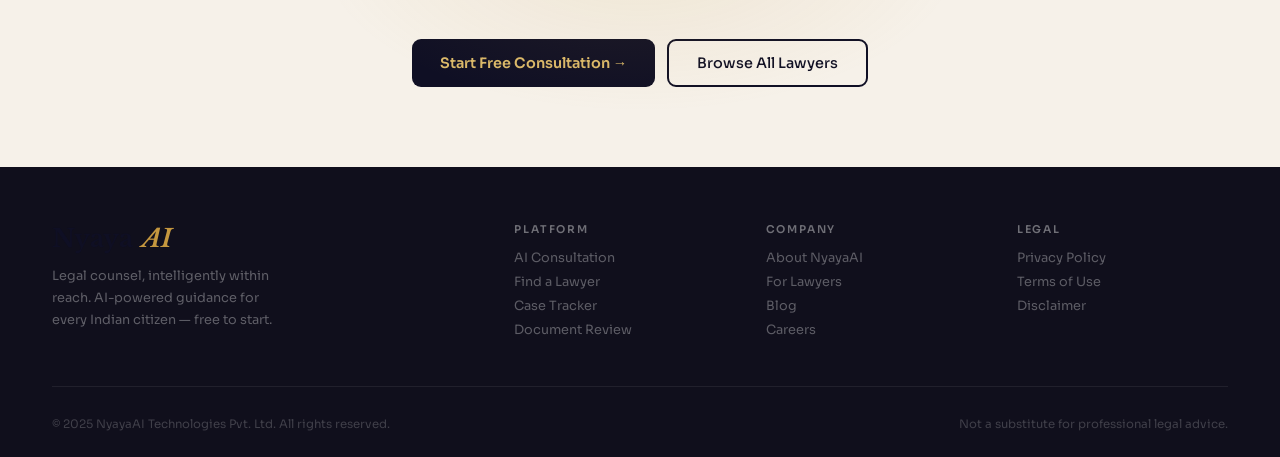
<file: frontend/Legal ai.html>
<!DOCTYPE html>
<html lang="en">

<head>
  <meta charset="UTF-8">
  <meta name="viewport" content="width=device-width, initial-scale=1.0">
  <title>NyayaAI — Legal Counsel, Redefined</title>
  <link
    href="https://fonts.googleapis.com/css2?family=Libre+Baskerville:ital,wght@0,400;0,700;1,400&family=Sora:wght@300;400;500;600&display=swap"
    rel="stylesheet">
  <style>
    * {
      margin: 0;
      padding: 0;
      box-sizing: border-box
    }

    :root {
      --bg: #f6f1e9;
      --bg2: #ede7db;
      --ink: #100f1c;
      --navy: #0f0f24;
      --navy2: #1a1a38;
      --gold: #c4973f;
      --gold2: #dbb96a;
      --gold3: #f2e4c0;
      --red: #8c1f1f;
      --muted: #706a5e;
      --border: rgba(196, 151, 63, .22);
      --white: #fff;
      --radius: 14px;
      --shadow: 0 20px 60px rgba(15, 15, 36, .13);
    }

    html {
      scroll-behavior: smooth
    }

    body {
      font-family: 'Sora', sans-serif;
      background: var(--bg);
      color: var(--ink);
      overflow-x: hidden
    }

    /* print pagination */
    @media print {
      @page {
        size: A4;
        margin: 14mm
      }

      body {
        background: #fff;
        overflow: visible
      }

      .nav,
      .hero-glow,
      .hero-line {
        display: none !important
      }

      /* print all logical app pages and split each into a new sheet */
      .page {
        display: block !important;
        animation: none !important
      }

      .page+.page {
        break-before: page;
        page-break-before: always
      }

      /* prevent internal scroll containers from clipping content in print */
      .chat-wrap,
      .chat-col,
      .panel-col,
      .msgs,
      .panel-body {
        height: auto !important;
        max-height: none !important;
        overflow: visible !important
      }

      #home,
      #chat-page,
      #list-page,
      #profile-page {
        padding-top: 0 !important
      }
    }

    /* pages */
    .page {
      display: none;
      animation: pgIn .35s ease both
    }

    .page.active {
      display: block
    }

    @keyframes pgIn {
      from {
        opacity: 0;
        transform: translateY(10px)
      }

      to {
        opacity: 1;
        transform: translateY(0)
      }
    }

    /* ── NAV ── */
    .nav {
      position: fixed;
      top: 0;
      left: 0;
      right: 0;
      z-index: 500;
      display: flex;
      align-items: center;
      justify-content: space-between;
      padding: 0 52px;
      height: 66px;
      background: rgba(246, 241, 233, .95);
      backdrop-filter: blur(16px);
      border-bottom: 1px solid var(--border);
    }

    .logo {
      font-family: 'Libre Baskerville', serif;
      font-size: 1.55rem;
      font-weight: 700;
      color: var(--navy);
      cursor: pointer;
      display: flex;
      align-items: center;
      gap: 9px;
      text-decoration: none;
    }

    .logo-mark {
      width: 30px;
      height: 30px;
      background: var(--navy);
      border-radius: 7px;
      display: flex;
      align-items: center;
      justify-content: center;
      flex-shrink: 0;
    }

    .logo-mark svg {
      width: 17px;
      height: 17px
    }

    .logo em {
      font-style: italic;
      color: var(--gold)
    }

    .nav-links {
      display: flex;
      gap: 30px
    }

    .nav-links a {
      font-size: .83rem;
      font-weight: 500;
      color: var(--muted);
      text-decoration: none;
      cursor: pointer;
      transition: color .2s;
      letter-spacing: .2px;
    }

    .nav-links a:hover,
    .nav-links a.on {
      color: var(--ink)
    }

    .nav-cta {
      padding: 9px 22px;
      background: var(--navy);
      color: var(--gold2);
      border: none;
      border-radius: 8px;
      font-family: 'Sora', sans-serif;
      font-size: .82rem;
      font-weight: 600;
      cursor: pointer;
      transition: all .2s;
      letter-spacing: .2px;
    }

    .nav-cta:hover {
      background: var(--red);
      color: #fff
    }

    /* ── UTILS ── */
    .btn-primary {
      display: inline-flex;
      align-items: center;
      gap: 8px;
      padding: 14px 28px;
      background: var(--navy);
      color: var(--gold2);
      border: none;
      border-radius: 9px;
      font-family: 'Sora', sans-serif;
      font-size: .9rem;
      font-weight: 600;
      cursor: pointer;
      transition: all .25s;
    }

    .btn-primary:hover {
      background: var(--red);
      color: #fff;
      transform: translateY(-1px);
      box-shadow: 0 8px 28px rgba(140, 31, 31, .3)
    }

    .btn-ghost {
      display: inline-flex;
      align-items: center;
      gap: 8px;
      padding: 13px 28px;
      background: transparent;
      color: var(--navy);
      border: 2px solid var(--navy);
      border-radius: 9px;
      font-family: 'Sora', sans-serif;
      font-size: .9rem;
      font-weight: 500;
      cursor: pointer;
      transition: all .25s;
    }

    .btn-ghost:hover {
      background: var(--navy);
      color: var(--bg)
    }

    .eyebrow {
      font-size: .68rem;
      font-weight: 600;
      letter-spacing: 2.5px;
      text-transform: uppercase;
      color: var(--gold);
      margin-bottom: 10px;
    }

    .h2 {
      font-family: 'Libre Baskerville', serif;
      font-size: clamp(2rem, 3.2vw, 2.8rem);
      font-weight: 700;
      color: var(--navy);
      line-height: 1.15;
      margin-bottom: 14px;
    }

    .lead {
      font-size: .97rem;
      color: var(--muted);
      line-height: 1.78;
      max-width: 480px
    }

    /* ═══════════════════════════
   HOME PAGE
═══════════════════════════ */
    #home {
      padding-top: 66px
    }

    /* Hero */
    .hero {
      display: grid;
      grid-template-columns: 1fr 480px;
      min-height: calc(100vh - 66px);
      align-items: center;
      padding: 70px 52px 60px;
      gap: 60px;
      position: relative;
      overflow: hidden;
    }

    .hero-glow {
      position: absolute;
      top: -120px;
      right: -120px;
      width: 600px;
      height: 600px;
      border-radius: 50%;
      background: radial-gradient(circle, rgba(196, 151, 63, .14) 0%, transparent 65%);
      pointer-events: none;
    }

    .hero-line {
      position: absolute;
      bottom: 0;
      left: 52px;
      right: 52px;
      height: 1px;
      background: var(--border);
    }

    .pill {
      display: inline-flex;
      align-items: center;
      gap: 7px;
      padding: 5px 13px;
      background: var(--gold3);
      border: 1px solid var(--border);
      border-radius: 20px;
      font-size: .7rem;
      font-weight: 600;
      color: #7a5a18;
      letter-spacing: .8px;
      text-transform: uppercase;
      margin-bottom: 22px;
    }

    .pill-dot {
      width: 5px;
      height: 5px;
      background: var(--gold);
      border-radius: 50%;
      animation: blink 2s infinite
    }

    @keyframes blink {

      0%,
      100% {
        opacity: 1
      }

      50% {
        opacity: .3
      }
    }

    .hero-title {
      font-family: 'Libre Baskerville', serif;
      font-size: clamp(3rem, 4.8vw, 4.4rem);
      line-height: 1.05;
      font-weight: 700;
      color: var(--navy);
      margin-bottom: 22px;
    }

    .hero-title i {
      font-style: italic;
      color: var(--red)
    }

    .hero-sub {
      font-size: 1.02rem;
      color: var(--muted);
      line-height: 1.78;
      margin-bottom: 36px;
      max-width: 490px
    }

    .hero-btns {
      display: flex;
      gap: 12px;
      flex-wrap: wrap
    }

    .hero-stats {
      display: flex;
      gap: 32px;
      margin-top: 52px;
      padding-top: 36px;
      border-top: 1px solid var(--border);
    }

    .hs-num {
      font-family: 'Libre Baskerville', serif;
      font-size: 1.9rem;
      font-weight: 700;
      color: var(--navy)
    }

    .hs-lbl {
      font-size: .73rem;
      color: var(--muted);
      margin-top: 3px;
      letter-spacing: .2px
    }

    /* Hero right */
    .hero-right {
      display: flex;
      flex-direction: column;
      gap: 14px;
      animation: heroR .9s ease-out .15s both;
    }

    @keyframes heroR {
      from {
        opacity: 0;
        transform: translateX(24px)
      }

      to {
        opacity: 1;
        transform: translateX(0)
      }
    }

    .flow-card {
      background: var(--white);
      border-radius: var(--radius);
      padding: 22px 24px;
      box-shadow: var(--shadow);
      border: 1px solid rgba(0, 0, 0, .05);
    }

    .fc-label {
      font-size: .67rem;
      font-weight: 600;
      letter-spacing: 1.8px;
      text-transform: uppercase;
      color: var(--muted);
      margin-bottom: 14px;
    }

    .flow-steps {
      display: flex;
      flex-direction: column;
      gap: 9px
    }

    .flow-step {
      display: flex;
      align-items: center;
      gap: 11px;
      padding: 10px 14px;
      background: var(--bg);
      border-radius: 9px;
      font-size: .82rem;
      font-weight: 500;
      color: var(--navy);
    }

    .fs-num {
      width: 22px;
      height: 22px;
      background: var(--navy);
      border-radius: 50%;
      display: flex;
      align-items: center;
      justify-content: center;
      font-size: .62rem;
      font-weight: 700;
      color: var(--gold2);
      flex-shrink: 0;
    }

    .match-card {
      background: var(--navy);
      border-radius: var(--radius);
      padding: 20px 24px;
      box-shadow: 0 16px 50px rgba(15, 15, 36, .28);
    }

    .mc-head {
      font-size: .67rem;
      font-weight: 600;
      letter-spacing: 1.8px;
      text-transform: uppercase;
      color: rgba(255, 255, 255, .35);
      margin-bottom: 14px;
    }

    .mc-row {
      display: flex;
      align-items: center;
      gap: 12px;
      padding: 10px 12px;
      background: rgba(255, 255, 255, .06);
      border-radius: 9px;
      margin-bottom: 8px;
    }

    .mc-row:last-child {
      margin-bottom: 0
    }

    .mc-av {
      width: 34px;
      height: 34px;
      border-radius: 50%;
      flex-shrink: 0;
      display: flex;
      align-items: center;
      justify-content: center;
      font-family: 'Libre Baskerville', serif;
      font-weight: 700;
      font-size: .8rem;
      color: #fff;
    }

    .mc-name {
      color: #fff;
      font-size: .8rem;
      font-weight: 500
    }

    .mc-spec {
      color: rgba(255, 255, 255, .38);
      font-size: .68rem;
      margin-top: 2px
    }

    .mc-pct {
      margin-left: auto;
      padding: 3px 9px;
      border-radius: 8px;
      background: rgba(196, 151, 63, .22);
      color: var(--gold2);
      border: 1px solid rgba(196, 151, 63, .35);
      font-size: .68rem;
      font-weight: 700;
    }

    /* Steps */
    .steps-section {
      padding: 90px 52px;
      background: var(--bg2)
    }

    .steps-grid {
      display: grid;
      grid-template-columns: repeat(3, 1fr);
      gap: 2px;
      margin-top: 52px;
      border-radius: 16px;
      overflow: hidden;
      border: 1px solid var(--border);
      background: var(--border);
    }

    .step-tile {
      background: var(--bg2);
      padding: 38px 30px;
      transition: background .28s;
      cursor: default;
    }

    .step-tile:hover {
      background: var(--navy)
    }

    .step-tile:hover .st-n,
    .step-tile:hover .st-title,
    .step-tile:hover .st-desc {
      color: #fff
    }

    .step-tile:hover .st-icon {
      background: rgba(255, 255, 255, .07);
      border-color: rgba(255, 255, 255, .14)
    }

    .step-tile:hover .st-icon svg {
      stroke: var(--gold)
    }

    .st-n {
      font-family: 'Libre Baskerville', serif;
      font-size: 3.5rem;
      font-weight: 700;
      color: rgba(15, 15, 36, .07);
      line-height: 1;
      transition: color .28s
    }

    .st-icon {
      width: 48px;
      height: 48px;
      border-radius: 11px;
      background: rgba(196, 151, 63, .1);
      border: 1px solid var(--border);
      display: flex;
      align-items: center;
      justify-content: center;
      margin: 14px 0 16px;
      transition: all .28s;
    }

    .st-icon svg {
      width: 22px;
      height: 22px;
      stroke: var(--navy);
      fill: none;
      transition: stroke .28s
    }

    .st-title {
      font-family: 'Libre Baskerville', serif;
      font-size: 1.18rem;
      font-weight: 700;
      color: var(--navy);
      margin-bottom: 9px;
      transition: color .28s
    }

    .st-desc {
      font-size: .83rem;
      color: var(--muted);
      line-height: 1.65;
      transition: color .28s
    }

    /* Areas */
    .areas-section {
      padding: 90px 52px
    }

    .areas-grid {
      display: grid;
      grid-template-columns: repeat(4, 1fr);
      gap: 13px;
      margin-top: 50px
    }

    .area-card {
      background: var(--white);
      border: 1px solid var(--border);
      border-radius: 13px;
      padding: 24px 20px;
      cursor: pointer;
      transition: all .25s;
      position: relative;
      overflow: hidden;
    }

    .area-card::after {
      content: '';
      position: absolute;
      bottom: 0;
      left: 0;
      right: 0;
      height: 3px;
      background: linear-gradient(90deg, var(--gold), var(--red));
      transform: scaleX(0);
      transform-origin: left;
      transition: transform .25s;
    }

    .area-card:hover {
      transform: translateY(-4px);
      box-shadow: 0 14px 40px rgba(15, 15, 36, .1)
    }

    .area-card:hover::after {
      transform: scaleX(1)
    }

    .ac-icon {
      width: 42px;
      height: 42px;
      border-radius: 10px;
      background: rgba(15, 15, 36, .06);
      display: flex;
      align-items: center;
      justify-content: center;
      margin-bottom: 13px
    }

    .ac-icon svg {
      width: 21px;
      height: 21px;
      stroke: var(--navy);
      fill: none
    }

    .ac-name {
      font-family: 'Libre Baskerville', serif;
      font-size: 1rem;
      font-weight: 700;
      color: var(--navy);
      margin-bottom: 6px
    }

    .ac-desc {
      font-size: .76rem;
      color: var(--muted);
      line-height: 1.55
    }

    /* Lawyers strip (home preview) */
    .lawyers-strip {
      padding: 90px 52px;
      background: var(--navy);
      position: relative;
      overflow: hidden
    }

    .lawyers-strip::before {
      content: '';
      position: absolute;
      bottom: -200px;
      right: -200px;
      width: 500px;
      height: 500px;
      border-radius: 50%;
      background: radial-gradient(circle, rgba(196, 151, 63, .09) 0%, transparent 65%);
      pointer-events: none;
    }

    .lawyers-strip .eyebrow {
      color: rgba(196, 151, 63, .7)
    }

    .lawyers-strip .h2 {
      color: #fff
    }

    .lawyers-strip .lead {
      color: rgba(255, 255, 255, .45);
      margin-bottom: 40px
    }

    .ls-cards {
      display: grid;
      grid-template-columns: repeat(3, 1fr);
      gap: 16px;
      margin-bottom: 36px
    }

    .ls-card {
      background: rgba(255, 255, 255, .05);
      border: 1px solid rgba(255, 255, 255, .09);
      border-radius: 14px;
      padding: 22px;
      transition: all .25s;
      cursor: pointer;
    }

    .ls-card:hover {
      background: rgba(255, 255, 255, .09);
      border-color: rgba(196, 151, 63, .4);
      transform: translateY(-3px)
    }

    .lsc-top {
      display: flex;
      align-items: flex-start;
      gap: 13px;
      margin-bottom: 13px
    }

    .lsc-av {
      width: 46px;
      height: 46px;
      border-radius: 50%;
      flex-shrink: 0;
      display: flex;
      align-items: center;
      justify-content: center;
      font-family: 'Libre Baskerville', serif;
      font-weight: 700;
      font-size: .95rem;
      color: #fff;
    }

    .lsc-name {
      color: #fff;
      font-size: .88rem;
      font-weight: 600
    }

    .lsc-title {
      color: rgba(255, 255, 255, .4);
      font-size: .72rem;
      margin-top: 3px
    }

    .lsc-match {
      margin-left: auto;
      padding: 3px 9px;
      border-radius: 8px;
      background: rgba(196, 151, 63, .2);
      color: var(--gold2);
      border: 1px solid rgba(196, 151, 63, .35);
      font-size: .69rem;
      font-weight: 700;
      white-space: nowrap
    }

    .lsc-tags {
      display: flex;
      flex-wrap: wrap;
      gap: 5px;
      margin-bottom: 13px
    }

    .lsc-tag {
      background: rgba(255, 255, 255, .07);
      color: rgba(255, 255, 255, .5);
      padding: 3px 9px;
      border-radius: 7px;
      font-size: .67rem
    }

    .lsc-footer {
      display: flex;
      justify-content: space-between;
      align-items: center
    }

    .lsc-exp {
      color: rgba(255, 255, 255, .3);
      font-size: .7rem
    }

    .lsc-btn {
      padding: 6px 14px;
      background: var(--gold);
      color: var(--navy);
      border: none;
      border-radius: 7px;
      font-size: .72rem;
      font-weight: 700;
      cursor: pointer;
      font-family: 'Sora', sans-serif;
      transition: all .2s;
    }

    .lsc-btn:hover {
      background: #fff
    }

    /* CTA Banner */
    .cta-banner {
      padding: 80px 52px;
      text-align: center;
      position: relative;
      overflow: hidden;
    }

    .cta-banner::before {
      content: '';
      position: absolute;
      top: 50%;
      left: 50%;
      transform: translate(-50%, -50%);
      width: 700px;
      height: 350px;
      background: radial-gradient(ellipse, rgba(196, 151, 63, .12) 0%, transparent 65%);
      pointer-events: none;
    }

    .cta-banner .h2 {
      max-width: 560px;
      margin: 0 auto 14px;
      text-align: center
    }

    .cta-banner .lead {
      text-align: center;
      margin: 0 auto 36px
    }

    .cta-banner-btns {
      display: flex;
      gap: 12px;
      justify-content: center;
      flex-wrap: wrap
    }

    /* Footer */
    footer {
      background: var(--ink);
      padding: 56px 52px 26px
    }

    .ft-grid {
      display: grid;
      grid-template-columns: 2fr 1fr 1fr 1fr;
      gap: 40px;
      padding-bottom: 40px;
      margin-bottom: 30px;
      border-bottom: 1px solid rgba(255, 255, 255, .07)
    }

    .ft-brand p {
      color: rgba(255, 255, 255, .33);
      font-size: .8rem;
      line-height: 1.72;
      margin-top: 11px;
      max-width: 240px
    }

    .ft-col h4 {
      color: rgba(255, 255, 255, .4);
      font-size: .67rem;
      font-weight: 600;
      letter-spacing: 1.8px;
      text-transform: uppercase;
      margin-bottom: 14px
    }

    .ft-col a {
      display: block;
      color: rgba(255, 255, 255, .32);
      text-decoration: none;
      font-size: .8rem;
      margin-bottom: 8px;
      transition: color .2s;
      cursor: pointer
    }

    .ft-col a:hover {
      color: #fff
    }

    .ft-bottom {
      display: flex;
      justify-content: space-between;
      color: rgba(255, 255, 255, .2);
      font-size: .73rem
    }

    /* ═══════════════════════════
   CHAT PAGE
═══════════════════════════ */
    #chat-page {
      padding-top: 66px;
      height: 100vh
    }

    .chat-wrap {
      display: grid;
      grid-template-columns: 1fr 320px;
      height: calc(100vh - 66px);
      overflow: hidden
    }

    /* chat left */
    .chat-col {
      display: flex;
      flex-direction: column;
      border-right: 1px solid var(--border);
      background: var(--bg);
      min-height: 0;
      overflow: hidden
    }

    .chat-bar {
      background: var(--navy);
      padding: 14px 26px;
      display: flex;
      align-items: center;
      gap: 13px;
      flex-shrink: 0;
    }

    .chatbar-av {
      width: 38px;
      height: 38px;
      border-radius: 50%;
      flex-shrink: 0;
      background: linear-gradient(135deg, var(--gold), var(--red));
      display: flex;
      align-items: center;
      justify-content: center;
      font-family: 'Libre Baskerville', serif;
      font-weight: 700;
      color: #fff;
      font-size: .9rem;
    }

    .chatbar-name {
      color: #fff;
      font-size: .9rem;
      font-weight: 600
    }

    .chatbar-status {
      color: rgba(255, 255, 255, .42);
      font-size: .7rem;
      margin-top: 1px
    }

    .online-dot {
      display: inline-block;
      width: 6px;
      height: 6px;
      background: #4ade80;
      border-radius: 50%;
      margin-left: 3px;
      box-shadow: 0 0 5px #4ade80;
      vertical-align: middle
    }

    .step-progress {
      margin-left: auto;
      display: flex;
      align-items: center;
      gap: 10px
    }

    .sp-steps {
      display: flex;
      gap: 5px
    }

    .sp-dot {
      width: 28px;
      height: 4px;
      border-radius: 2px;
      background: rgba(255, 255, 255, .15);
      transition: background .4s
    }

    .sp-dot.done {
      background: var(--gold)
    }

    .sp-dot.active {
      background: rgba(196, 151, 63, .5)
    }

    .sp-label {
      color: rgba(255, 255, 255, .38);
      font-size: .68rem;
      white-space: nowrap
    }

    .msgs {
      flex: 1;
      min-height: 0;
      overflow-y: auto;
      padding: 26px;
      display: flex;
      flex-direction: column;
      gap: 16px
    }

    .msgs::-webkit-scrollbar {
      width: 3px
    }

    .msgs::-webkit-scrollbar-thumb {
      background: #d4cfc6;
      border-radius: 3px
    }

    .msg {
      display: flex;
      gap: 10px;
      max-width: 82%
    }

    .msg.u {
      margin-left: auto;
      flex-direction: row-reverse
    }

    .m-av {
      width: 32px;
      height: 32px;
      border-radius: 50%;
      flex-shrink: 0;
      margin-top: 2px;
      display: flex;
      align-items: center;
      justify-content: center;
      font-size: .68rem;
      font-weight: 700;
    }

    .msg.ai .m-av {
      background: linear-gradient(135deg, var(--gold), var(--red));
      color: #fff
    }

    .msg.u .m-av {
      background: var(--navy);
      color: var(--gold2)
    }

    .bubble {
      padding: 12px 16px;
      border-radius: 17px;
      font-size: .855rem;
      line-height: 1.65
    }

    .msg.ai .bubble {
      background: var(--white);
      color: var(--ink);
      border: 1px solid rgba(0, 0, 0, .06);
      border-bottom-left-radius: 4px;
    }

    .msg.u .bubble {
      background: var(--navy);
      color: #e6e1d5;
      border-bottom-right-radius: 4px
    }

    .typing-dots {
      display: flex;
      gap: 4px;
      padding: 3px 0
    }

    .typing-dots span {
      width: 6px;
      height: 6px;
      background: var(--gold);
      border-radius: 50%;
      animation: td 1.2s infinite
    }

    .typing-dots span:nth-child(2) {
      animation-delay: .2s
    }

    .typing-dots span:nth-child(3) {
      animation-delay: .4s
    }

    @keyframes td {

      0%,
      60%,
      100% {
        transform: translateY(0)
      }

      30% {
        transform: translateY(-6px)
      }
    }

    .chips {
      padding: 0 26px 14px;
      display: flex;
      flex-wrap: wrap;
      gap: 7px
    }

    .chip {
      padding: 7px 14px;
      background: var(--white);
      border: 1px solid #ddd7cc;
      border-radius: 20px;
      font-size: .76rem;
      color: var(--ink);
      cursor: pointer;
      font-family: 'Sora', sans-serif;
      transition: all .2s;
    }

    .chip:hover {
      background: var(--navy);
      color: #fff;
      border-color: var(--navy)
    }

    .chat-input-row {
      padding: 16px 26px;
      background: var(--white);
      border-top: 1px solid var(--border);
      display: flex;
      gap: 11px;
      align-items: center;
      flex-shrink: 0;
    }

    .chat-input-row input {
      flex: 1;
      border: 1.5px solid #ddd7cc;
      border-radius: 26px;
      padding: 11px 18px;
      font-size: .855rem;
      font-family: 'Sora', sans-serif;
      color: var(--ink);
      outline: none;
      background: #faf7f2;
      transition: border-color .2s;
    }

    .chat-input-row input:focus {
      border-color: var(--gold)
    }

    .send-btn {
      width: 42px;
      height: 42px;
      background: var(--navy);
      border: none;
      border-radius: 50%;
      cursor: pointer;
      display: flex;
      align-items: center;
      justify-content: center;
      flex-shrink: 0;
      transition: background .2s;
    }

    .send-btn:hover {
      background: var(--red)
    }

    .send-btn svg {
      width: 16px;
      height: 16px;
      fill: none;
      stroke: #fff;
      stroke-width: 2.2
    }

    /* lawyer panel */
    .panel-col {
      display: flex;
      flex-direction: column;
      background: var(--white);
      min-width: 0;
      overflow: hidden;
      border-left: 1px solid var(--border)
    }

    .panel-head {
      padding: 16px 20px;
      background: var(--bg2);
      border-bottom: 1px solid var(--border);
      flex-shrink: 0;
    }

    .panel-head-title {
      font-family: 'Libre Baskerville', serif;
      font-size: 1.05rem;
      font-weight: 700;
      color: var(--navy)
    }

    .panel-head-sub {
      font-size: .72rem;
      color: var(--muted);
      margin-top: 3px
    }

    .panel-body {
      flex: 1;
      overflow-y: auto;
      padding: 14px;
      min-height: 0
    }

    .panel-body::-webkit-scrollbar {
      width: 3px
    }

    .panel-body::-webkit-scrollbar-thumb {
      background: #ddd;
      border-radius: 3px
    }

    /* empty state */
    .empty-state {
      display: flex;
      flex-direction: column;
      align-items: center;
      justify-content: center;
      height: 100%;
      padding: 30px 20px;
      text-align: center;
      gap: 12px;
    }

    .empty-icon {
      width: 56px;
      height: 56px;
      border-radius: 50%;
      background: rgba(196, 151, 63, .08);
      border: 2px dashed rgba(196, 151, 63, .3);
      display: flex;
      align-items: center;
      justify-content: center;
    }

    .empty-icon svg {
      width: 24px;
      height: 24px;
      stroke: var(--gold);
      fill: none
    }

    .empty-title {
      font-family: 'Libre Baskerville', serif;
      font-size: .95rem;
      font-weight: 700;
      color: var(--navy)
    }

    .empty-sub {
      font-size: .78rem;
      color: var(--muted);
      line-height: 1.6
    }

    /* panel lawyer card */
    @keyframes cardSlideIn {
      from {
        opacity: 0;
        transform: translateY(18px)
      }

      to {
        opacity: 1;
        transform: translateY(0)
      }
    }

    .p-lawyer {
      background: var(--bg);
      border: 1px solid var(--border);
      border-radius: 12px;
      padding: 15px;
      margin-bottom: 10px;
      cursor: pointer;
      animation: cardSlideIn .45s ease both;
    }

    .p-lawyer:hover {
      border-color: var(--gold);
      box-shadow: 0 6px 24px rgba(15, 15, 36, .1)
    }

    .pl-top {
      display: flex;
      align-items: flex-start;
      gap: 10px;
      margin-bottom: 10px
    }

    .pl-av {
      width: 40px;
      height: 40px;
      border-radius: 50%;
      flex-shrink: 0;
      display: flex;
      align-items: center;
      justify-content: center;
      font-family: 'Libre Baskerville', serif;
      font-weight: 700;
      font-size: .88rem;
      color: #fff;
    }

    .pl-name {
      font-size: .84rem;
      font-weight: 600;
      color: var(--navy)
    }

    .pl-spec {
      font-size: .69rem;
      color: var(--muted);
      margin-top: 2px
    }

    .pl-pct {
      margin-left: auto;
      padding: 2px 8px;
      border-radius: 7px;
      background: rgba(196, 151, 63, .12);
      color: #7a5a18;
      border: 1px solid rgba(196, 151, 63, .25);
      font-size: .66rem;
      font-weight: 700;
      white-space: nowrap
    }

    .pl-tags {
      display: flex;
      flex-wrap: wrap;
      gap: 4px;
      margin-bottom: 10px
    }

    .pl-tag {
      background: var(--white);
      color: var(--muted);
      padding: 2px 8px;
      border-radius: 6px;
      font-size: .64rem;
      border: 1px solid var(--border)
    }

    .pl-footer {
      display: flex;
      justify-content: space-between;
      align-items: center
    }

    .pl-court {
      font-size: .67rem;
      color: var(--muted)
    }

    .pl-cta {
      padding: 5px 13px;
      background: var(--navy);
      color: var(--gold2);
      border: none;
      border-radius: 6px;
      font-size: .69rem;
      font-weight: 600;
      cursor: pointer;
      font-family: 'Sora', sans-serif;
      transition: all .2s;
    }

    .pl-cta:hover {
      background: var(--gold);
      color: var(--navy)
    }

    /* ═══════════════════════════
   LAWYERS LIST PAGE
═══════════════════════════ */
    #list-page {
      padding-top: 66px
    }

    .list-hero {
      background: var(--navy);
      padding: 62px 52px 52px;
      position: relative;
      overflow: hidden;
    }

    .list-hero::after {
      content: '';
      position: absolute;
      top: -180px;
      right: -180px;
      width: 480px;
      height: 480px;
      border-radius: 50%;
      background: radial-gradient(circle, rgba(196, 151, 63, .11) 0%, transparent 65%);
      pointer-events: none;
    }

    .list-hero .eyebrow {
      color: rgba(196, 151, 63, .65)
    }

    .list-hero-title {
      font-family: 'Libre Baskerville', serif;
      font-size: 2.6rem;
      font-weight: 700;
      color: #fff;
      margin-bottom: 10px;
    }

    .list-hero-sub {
      color: rgba(255, 255, 255, .45);
      font-size: .93rem;
      max-width: 480px;
      line-height: 1.7
    }

    .filter-row {
      padding: 20px 52px;
      background: var(--white);
      border-bottom: 1px solid var(--border);
      display: flex;
      gap: 9px;
      align-items: center;
      flex-wrap: wrap;
      position: sticky;
      top: 66px;
      z-index: 10;
    }

    .filter-label {
      font-size: .76rem;
      font-weight: 600;
      color: var(--muted);
      margin-right: 4px
    }

    .f-chip {
      padding: 7px 15px;
      background: var(--bg);
      border: 1px solid var(--border);
      border-radius: 20px;
      font-size: .77rem;
      font-weight: 500;
      color: var(--ink);
      cursor: pointer;
      transition: all .2s;
    }

    .f-chip:hover,
    .f-chip.on {
      background: var(--navy);
      color: #fff;
      border-color: var(--navy)
    }

    .grid-wrap {
      padding: 36px 52px 60px
    }

    .lawyers-grid {
      display: grid;
      grid-template-columns: repeat(3, 1fr);
      gap: 18px
    }

    .l-card {
      background: var(--white);
      border: 1px solid var(--border);
      border-radius: 16px;
      overflow: hidden;
      cursor: pointer;
      transition: all .28s;
    }

    .l-card:hover {
      transform: translateY(-5px);
      box-shadow: 0 20px 55px rgba(15, 15, 36, .12)
    }

    .lc-top {
      padding: 22px 22px 18px;
      border-bottom: 1px solid var(--border)
    }

    .lc-head {
      display: flex;
      align-items: flex-start;
      gap: 14px;
      margin-bottom: 14px
    }

    .lc-av {
      width: 52px;
      height: 52px;
      border-radius: 50%;
      flex-shrink: 0;
      display: flex;
      align-items: center;
      justify-content: center;
      font-family: 'Libre Baskerville', serif;
      font-weight: 700;
      font-size: 1.1rem;
      color: #fff;
    }

    .lc-name {
      font-family: 'Libre Baskerville', serif;
      font-size: 1.1rem;
      font-weight: 700;
      color: var(--navy)
    }

    .lc-ttl {
      font-size: .75rem;
      color: var(--muted);
      margin-top: 3px
    }

    .lc-right {
      margin-left: auto;
      text-align: right
    }

    .lc-stars {
      color: var(--gold);
      font-size: .82rem;
      letter-spacing: 1px
    }

    .lc-cnt {
      font-size: .68rem;
      color: var(--muted);
      margin-top: 3px
    }

    .lc-tags {
      display: flex;
      flex-wrap: wrap;
      gap: 6px
    }

    .lc-tag {
      background: var(--bg2);
      color: var(--muted);
      padding: 3px 9px;
      border-radius: 7px;
      font-size: .7rem
    }

    .lc-bottom {
      padding: 16px 22px;
      display: flex;
      justify-content: space-between;
      align-items: center
    }

    .lc-meta {
      font-size: .75rem;
      color: var(--muted)
    }

    .lc-fee {
      font-family: 'Libre Baskerville', serif;
      font-size: 1.05rem;
      font-weight: 700;
      color: var(--navy)
    }

    .lc-fee span {
      font-size: .68rem;
      font-weight: 400;
      color: var(--muted);
      font-family: 'Sora', sans-serif
    }

    .lc-view {
      padding: 8px 18px;
      background: var(--navy);
      color: var(--gold2);
      border: none;
      border-radius: 8px;
      font-size: .76rem;
      font-weight: 600;
      cursor: pointer;
      font-family: 'Sora', sans-serif;
      transition: all .2s;
    }

    .lc-view:hover {
      background: var(--gold);
      color: var(--navy)
    }

    /* ═══════════════════════════
   PROFILE PAGE
═══════════════════════════ */
    #profile-page {
      padding-top: 66px;
      background: var(--bg)
    }

    .profile-header {
      background: var(--navy);
      padding: 52px 52px 42px;
      display: grid;
      grid-template-columns: auto 1fr auto;
      gap: 28px;
      align-items: start;
      position: relative;
      overflow: hidden;
    }

    .profile-header::before {
      content: '';
      position: absolute;
      top: -160px;
      right: -160px;
      width: 450px;
      height: 450px;
      border-radius: 50%;
      background: radial-gradient(circle, rgba(196, 151, 63, .1) 0%, transparent 65%);
      pointer-events: none;
    }

    .prof-av {
      width: 92px;
      height: 92px;
      border-radius: 50%;
      flex-shrink: 0;
      display: flex;
      align-items: center;
      justify-content: center;
      font-family: 'Libre Baskerville', serif;
      font-weight: 700;
      font-size: 2rem;
      color: #fff;
      border: 3px solid rgba(196, 151, 63, .35);
      position: relative;
      z-index: 1;
    }

    .prof-name {
      font-family: 'Libre Baskerville', serif;
      font-size: 2rem;
      font-weight: 700;
      color: #fff;
      margin-bottom: 5px;
    }

    .prof-title {
      color: rgba(255, 255, 255, .5);
      font-size: .9rem;
      margin-bottom: 16px
    }

    .prof-badges {
      display: flex;
      gap: 8px;
      flex-wrap: wrap
    }

    .pbadge {
      padding: 4px 12px;
      border-radius: 10px;
      font-size: .7rem;
      font-weight: 600
    }

    .pb-gold {
      background: rgba(196, 151, 63, .18);
      color: var(--gold2);
      border: 1px solid rgba(196, 151, 63, .28)
    }

    .pb-green {
      background: rgba(45, 106, 79, .28);
      color: #6ee7b7;
      border: 1px solid rgba(45, 106, 79, .35)
    }

    .prof-fee-block {
      text-align: right;
      position: relative;
      z-index: 1
    }

    .prof-fee {
      font-family: 'Libre Baskerville', serif;
      font-size: 1.9rem;
      font-weight: 700;
      color: var(--gold2)
    }

    .prof-fee-lbl {
      color: rgba(255, 255, 255, .35);
      font-size: .72rem;
      margin-top: 3px
    }

    .prof-stars {
      color: var(--gold2);
      font-size: 1rem;
      letter-spacing: 2px;
      margin-top: 12px
    }

    .prof-reviews {
      color: rgba(255, 255, 255, .3);
      font-size: .7rem;
      margin-top: 3px
    }

    .profile-body {
      display: grid;
      grid-template-columns: 1fr 320px;
      gap: 26px;
      padding: 34px 52px 60px
    }

    .prof-main {
      display: flex;
      flex-direction: column;
      gap: 22px
    }

    .prof-card {
      background: var(--white);
      border-radius: 14px;
      padding: 28px;
      border: 1px solid var(--border)
    }

    .prof-section-title {
      font-family: 'Libre Baskerville', serif;
      font-size: 1.15rem;
      font-weight: 700;
      color: var(--navy);
      margin-bottom: 16px;
      padding-bottom: 12px;
      border-bottom: 1px solid var(--border);
    }

    .prof-about {
      color: var(--muted);
      font-size: .88rem;
      line-height: 1.8
    }

    .exp-list {
      display: flex;
      flex-direction: column;
      gap: 13px
    }

    .exp-item {
      display: flex;
      gap: 13px;
      align-items: flex-start
    }

    .exp-dot {
      width: 9px;
      height: 9px;
      border-radius: 50%;
      background: var(--gold);
      flex-shrink: 0;
      margin-top: 5px
    }

    .exp-role {
      font-size: .875rem;
      color: var(--ink);
      font-weight: 500
    }

    .exp-date {
      font-size: .72rem;
      color: var(--muted);
      margin-top: 2px
    }

    .spec-tags {
      display: flex;
      flex-wrap: wrap;
      gap: 8px;
      margin-top: 12px
    }

    .spec-tag {
      background: var(--bg2);
      color: var(--navy);
      border: 1px solid var(--border);
      padding: 5px 13px;
      border-radius: 9px;
      font-size: .78rem
    }

    .reviews {
      display: flex;
      flex-direction: column;
      gap: 12px
    }

    .review {
      background: var(--bg);
      border-radius: 10px;
      padding: 15px
    }

    .rev-stars {
      color: var(--gold);
      font-size: .78rem;
      margin-bottom: 7px
    }

    .rev-text {
      font-size: .83rem;
      color: var(--muted);
      line-height: 1.65;
      font-style: italic
    }

    .rev-author {
      font-size: .72rem;
      color: var(--navy);
      font-weight: 600;
      margin-top: 7px
    }

    /* sidebar */
    .prof-side {
      display: flex;
      flex-direction: column;
      gap: 16px
    }

    .side-card {
      background: var(--white);
      border-radius: 14px;
      padding: 24px;
      border: 1px solid var(--border)
    }

    .side-card-title {
      font-family: 'Libre Baskerville', serif;
      font-size: 1.05rem;
      font-weight: 700;
      color: var(--navy);
      margin-bottom: 16px
    }

    .book-btn {
      width: 100%;
      padding: 13px;
      background: var(--navy);
      color: var(--gold2);
      border: none;
      border-radius: 9px;
      font-family: 'Sora', sans-serif;
      font-size: .87rem;
      font-weight: 600;
      cursor: pointer;
      margin-bottom: 9px;
      transition: all .2s;
    }

    .book-btn:hover {
      background: var(--gold);
      color: var(--navy)
    }

    .book-btn-out {
      width: 100%;
      padding: 12px;
      background: transparent;
      color: var(--navy);
      border: 2px solid var(--navy);
      border-radius: 9px;
      font-family: 'Sora', sans-serif;
      font-size: .87rem;
      font-weight: 500;
      cursor: pointer;
      transition: all .2s;
    }

    .book-btn-out:hover {
      background: var(--bg2)
    }

    .prof-stats {
      display: grid;
      grid-template-columns: 1fr 1fr;
      gap: 10px;
      margin-top: 14px
    }

    .ps {
      background: var(--bg2);
      border-radius: 9px;
      padding: 13px;
      text-align: center
    }

    .ps-num {
      font-family: 'Libre Baskerville', serif;
      font-size: 1.3rem;
      font-weight: 700;
      color: var(--navy)
    }

    .ps-lbl {
      font-size: .67rem;
      color: var(--muted);
      margin-top: 2px
    }

    /* back button */
    .back-btn {
      display: inline-flex;
      align-items: center;
      gap: 7px;
      padding: 8px 16px;
      background: rgba(255, 255, 255, .08);
      color: rgba(255, 255, 255, .7);
      border: none;
      border-radius: 7px;
      font-family: 'Sora', sans-serif;
      font-size: .78rem;
      cursor: pointer;
      margin-bottom: 20px;
      transition: all .2s;
    }

    .back-btn:hover {
      background: rgba(255, 255, 255, .14);
      color: #fff
    }

    .back-btn svg {
      width: 14px;
      height: 14px;
      stroke: currentColor;
      fill: none
    }

    /* ── ANIMATIONS ── */
    @keyframes fadeUp {
      from {
        opacity: 0;
        transform: translateY(16px)
      }

      to {
        opacity: 1;
        transform: translateY(0)
      }
    }

    .fu {
      animation: fadeUp .4s ease both
    }

    .fu1 {
      animation-delay: .05s
    }

    .fu2 {
      animation-delay: .1s
    }

    .fu3 {
      animation-delay: .15s
    }

    /* ── RESPONSIVE ── */
    @media(max-width:1080px) {
      .hero {
        grid-template-columns: 1fr
      }

      .hero-right {
        display: none
      }

      /* chat: stack vertically, panel below */
      .chat-wrap {
        grid-template-columns: 1fr;
        grid-template-rows: 1fr auto;
        overflow-y: auto
      }

      #chat-page {
        height: auto;
        overflow: visible
      }

      .chat-col {
        height: 70vh
      }

      .panel-col {
        display: flex;
        max-height: 420px;
        border-top: 2px solid var(--border);
        border-right: none
      }

      .lawyers-grid {
        grid-template-columns: repeat(2, 1fr)
      }

      .areas-grid {
        grid-template-columns: repeat(2, 1fr)
      }

      .ls-cards {
        grid-template-columns: 1fr
      }

      .profile-body {
        grid-template-columns: 1fr
      }

      .profile-header {
        grid-template-columns: auto 1fr
      }

      .prof-fee-block {
        display: none
      }
    }

    @media(max-width:768px) {
      .nav {
        padding: 0 20px
      }

      .nav-links {
        display: none
      }

      .hero,
      .steps-section,
      .areas-section,
      .cta-banner,
      .lawyers-strip,
      .list-hero,
      .grid-wrap,
      .profile-header,
      .profile-body {
        padding-left: 22px;
        padding-right: 22px
      }

      .filter-row {
        padding: 14px 22px
      }

      .lawyers-grid {
        grid-template-columns: 1fr
      }

      .ft-grid {
        grid-template-columns: 1fr 1fr
      }

      .steps-grid {
        grid-template-columns: 1fr
      }

      .chat-col {
        height: 60vh
      }

      .panel-col {
        max-height: 380px
      }
    }
  </style>
</head>

<body>

  <!-- NAV -->
  <nav class="nav">
    <div class="logo" onclick="go('home')">
      <div class="logo-mark">
        <svg viewBox="0 0 17 17" fill="none" stroke="#c4973f" stroke-width="1.7">
          <path d="M2 13l2.5-7.5L8.5 10l4-4.5L15 13H2z" />
          <circle cx="2.5" cy="5" r="1.4" fill="#c4973f" stroke="none" />
          <circle cx="8.5" cy="3" r="1.4" fill="#c4973f" stroke="none" />
          <circle cx="14.5" cy="5" r="1.4" fill="#c4973f" stroke="none" />
        </svg>
      </div>
      Nyaya<em>AI</em>
    </div>
    <div class="nav-links">
      <a id="nl-home" class="on" onclick="go('home')">Home</a>
      <a id="nl-chat-page" onclick="go('chat-page')">AI Consult</a>
      <a id="nl-list-page" onclick="go('list-page')">Find Lawyers</a>
    </div>
    <button class="nav-cta" onclick="go('chat-page')">Start Free Consult →</button>
  </nav>

  <!-- ═══════════════════════════
     HOME PAGE
═══════════════════════════ -->
  <div class="page active" id="home">

    <section class="hero">
      <div class="hero-glow"></div>
      <div class="hero-line"></div>
      <div>
        <div class="pill"><span class="pill-dot"></span>NyayaAI · India's Legal Platform</div>
        <h1 class="hero-title">Your rights.<br><i>Understood.</i><br>Defended.</h1>
        <p class="hero-sub">Describe your situation to our AI counsel. Get instant analysis of your rights and options —
          then connect with a verified lawyer matched to your exact case.</p>
        <div class="hero-btns">
          <button class="btn-primary" onclick="go('chat-page')">Talk to AI Now →</button>
          <button class="btn-ghost" onclick="go('list-page')">Browse Lawyers</button>
        </div>
        <div class="hero-stats">
          <div>
            <div class="hs-num">12k+</div>
            <div class="hs-lbl">Cases Assisted</div>
          </div>
          <div>
            <div class="hs-num">340+</div>
            <div class="hs-lbl">Verified Lawyers</div>
          </div>
          <div>
            <div class="hs-num">98%</div>
            <div class="hs-lbl">Satisfaction</div>
          </div>
          <div>
            <div class="hs-num">4.9★</div>
            <div class="hs-lbl">Avg. Rating</div>
          </div>
        </div>
      </div>
      <div class="hero-right">
        <div class="flow-card">
          <div class="fc-label">How NyayaAI Works</div>
          <div class="flow-steps">
            <div class="flow-step"><span class="fs-num">1</span>Describe your legal situation to AI</div>
            <div class="flow-step"><span class="fs-num">2</span>AI analyzes and asks key questions</div>
            <div class="flow-step"><span class="fs-num">3</span>Matched lawyers appear instantly</div>
            <div class="flow-step"><span class="fs-num">4</span>Book a direct consultation</div>
          </div>
        </div>
        <div class="match-card">
          <div class="mc-head">Matched Lawyers — Property Dispute</div>
          <div class="mc-row">
            <div class="mc-av" style="background:linear-gradient(135deg,#0f0f24,#8c1f1f)">AK</div>
            <div>
              <div class="mc-name">Adv. Anika Kapoor</div>
              <div class="mc-spec">Property · Bombay HC</div>
            </div>
            <div class="mc-pct">96%</div>
          </div>
          <div class="mc-row">
            <div class="mc-av" style="background:linear-gradient(135deg,#1a3a2e,#2d6a4f)">RS</div>
            <div>
              <div class="mc-name">Adv. Rajan Sharma</div>
              <div class="mc-spec">Civil · Supreme Court</div>
            </div>
            <div class="mc-pct">91%</div>
          </div>
          <div class="mc-row">
            <div class="mc-av" style="background:linear-gradient(135deg,#2a1a3a,#5a2d8a)">PM</div>
            <div>
              <div class="mc-name">Adv. Priya Mehta</div>
              <div class="mc-spec">Tenant · District Court</div>
            </div>
            <div class="mc-pct">87%</div>
          </div>
        </div>
      </div>
    </section>

    <section class="steps-section">
      <div class="eyebrow">The Process</div>
      <h2 class="h2">Three steps to legal clarity</h2>
      <p class="lead">No confusing jargon. Just clear AI guidance followed by the right expert for your case.</p>
      <div class="steps-grid">
        <div class="step-tile">
          <div class="st-n">01</div>
          <div class="st-icon"><svg viewBox="0 0 24 24" stroke-width="1.8">
              <path d="M21 15a2 2 0 01-2 2H7l-4 4V5a2 2 0 012-2h14a2 2 0 012 2z" />
            </svg></div>
          <div class="st-title">Describe Your Case</div>
          <p class="st-desc">Tell the AI what happened — in plain language. No legal background required.</p>
        </div>
        <div class="step-tile">
          <div class="st-n">02</div>
          <div class="st-icon"><svg viewBox="0 0 24 24" stroke-width="1.8">
              <circle cx="12" cy="12" r="10" />
              <path d="M12 16v-4M12 8h.01" />
            </svg></div>
          <div class="st-title">AI Analyzes & Clarifies</div>
          <p class="st-desc">Our AI asks 2–3 targeted questions to understand your situation fully, then identifies your
            legal options.</p>
        </div>
        <div class="step-tile">
          <div class="st-n">03</div>
          <div class="st-icon"><svg viewBox="0 0 24 24" stroke-width="1.8">
              <path d="M17 21v-2a4 4 0 00-4-4H5a4 4 0 00-4 4v2" />
              <circle cx="9" cy="7" r="4" />
              <path d="M23 21v-2a4 4 0 00-3-3.87M16 3.13a4 4 0 010 7.75" />
            </svg></div>
          <div class="st-title">Connect with Lawyers</div>
          <p class="st-desc">Matched lawyers appear with fit scores. View profiles, compare fees, and book directly.</p>
        </div>
      </div>
    </section>

    <section class="areas-section">
      <div class="eyebrow">Coverage</div>
      <h2 class="h2">Practice Areas</h2>
      <p class="lead">Every major area of Indian law, covered by verified specialists.</p>
      <div class="areas-grid">
        <div class="area-card" onclick="goChat('My landlord is refusing to return my security deposit')">
          <div class="ac-icon"><svg viewBox="0 0 24 24" stroke-width="1.8" fill="none">
              <path d="M3 9l9-7 9 7v11a2 2 0 01-2 2H5a2 2 0 01-2-2z" />
              <polyline points="9 22 9 12 15 12 15 22" />
            </svg></div>
          <div class="ac-name">Property & Tenancy</div>
          <p class="ac-desc">Disputes, ownership, landlord-tenant, encroachment, land acquisition.</p>
        </div>
        <div class="area-card" onclick="goChat('I have a business contract dispute')">
          <div class="ac-icon"><svg viewBox="0 0 24 24" stroke-width="1.8" fill="none">
              <rect x="2" y="7" width="20" height="14" rx="2" />
              <path d="M16 21V5a2 2 0 00-2-2h-4a2 2 0 00-2 2v16" />
            </svg></div>
          <div class="ac-name">Corporate & Business</div>
          <p class="ac-desc">Contracts, compliance, shareholder disputes, startup law, M&A.</p>
        </div>
        <div class="area-card" onclick="goChat('I need help with a divorce matter')">
          <div class="ac-icon"><svg viewBox="0 0 24 24" stroke-width="1.8" fill="none">
              <path d="M17 21v-2a4 4 0 00-4-4H5a4 4 0 00-4 4v2" />
              <circle cx="9" cy="7" r="4" />
            </svg></div>
          <div class="ac-name">Family & Personal</div>
          <p class="ac-desc">Divorce, custody, alimony, adoption, succession, guardianship.</p>
        </div>
        <div class="area-card" onclick="goChat('I have a criminal case or FIR against me')">
          <div class="ac-icon"><svg viewBox="0 0 24 24" stroke-width="1.8" fill="none">
              <circle cx="12" cy="12" r="10" />
              <line x1="12" y1="8" x2="12" y2="12" />
              <line x1="12" y1="16" x2="12.01" y2="16" />
            </svg></div>
          <div class="ac-name">Criminal Defence</div>
          <p class="ac-desc">FIR, bail, anticipatory bail, trial defence, criminal appeals.</p>
        </div>
        <div class="area-card" onclick="goChat('I was cheated by a company or product')">
          <div class="ac-icon"><svg viewBox="0 0 24 24" stroke-width="1.8" fill="none">
              <path d="M12 22s8-4 8-10V5l-8-3-8 3v7c0 6 8 10 8 10z" />
            </svg></div>
          <div class="ac-name">Consumer Protection</div>
          <p class="ac-desc">Fraud, defective goods, e-commerce disputes, unfair practices.</p>
        </div>
        <div class="area-card" onclick="goChat('I am a victim of online fraud or cyber crime')">
          <div class="ac-icon"><svg viewBox="0 0 24 24" stroke-width="1.8" fill="none">
              <rect x="2" y="3" width="20" height="14" rx="2" />
              <path d="M8 21h8M12 17v4" />
            </svg></div>
          <div class="ac-name">Cyber & IT Law</div>
          <p class="ac-desc">Online fraud, data breaches, cyber harassment, digital IP.</p>
        </div>
        <div class="area-card" onclick="goChat('I was wrongfully terminated from my job')">
          <div class="ac-icon"><svg viewBox="0 0 24 24" stroke-width="1.8" fill="none">
              <path d="M14 2H6a2 2 0 00-2 2v16a2 2 0 002 2h12a2 2 0 002-2V8z" />
              <polyline points="14 2 14 8 20 8" />
            </svg></div>
          <div class="ac-name">Labour & Employment</div>
          <p class="ac-desc">Wrongful termination, workplace harassment, PF/ESI disputes.</p>
        </div>
        <div class="area-card" onclick="goChat('I have a cheque bounce or loan default case')">
          <div class="ac-icon"><svg viewBox="0 0 24 24" stroke-width="1.8" fill="none">
              <line x1="12" y1="1" x2="12" y2="23" />
              <path d="M17 5H9.5a3.5 3.5 0 000 7h5a3.5 3.5 0 010 7H6" />
            </svg></div>
          <div class="ac-name">Banking & Finance</div>
          <p class="ac-desc">Cheque bounces, loan defaults, NPA, debt recovery, banking fraud.</p>
        </div>
      </div>
    </section>

    <section class="lawyers-strip">
      <div class="eyebrow">Our Network</div>
      <h2 class="h2">Verified Lawyers</h2>
      <p class="lead">Hand-picked advocates across India with proven track records. Every lawyer is background-checked
        and bar council verified.</p>
      <div class="ls-cards">
        <div class="ls-card fu fu1" onclick="showProfile(0)">
          <div class="lsc-top">
            <div class="lsc-av" style="background:linear-gradient(135deg,#0f0f24,#8c1f1f)">AK</div>
            <div>
              <div class="lsc-name">Adv. Anika Kapoor</div>
              <div class="lsc-title">Senior Advocate · 14 yrs</div>
            </div>
            <div class="lsc-match">96% match</div>
          </div>
          <div class="lsc-tags"><span class="lsc-tag">Property Law</span><span class="lsc-tag">Tenant Rights</span><span
              class="lsc-tag">Civil</span></div>
          <div class="lsc-footer"><span class="lsc-exp">Bombay High Court</span><button class="lsc-btn"
              onclick="event.stopPropagation();showProfile(0)">View Profile</button></div>
        </div>
        <div class="ls-card fu fu2" onclick="showProfile(1)">
          <div class="lsc-top">
            <div class="lsc-av" style="background:linear-gradient(135deg,#1a3a2e,#2d6a4f)">RS</div>
            <div>
              <div class="lsc-name">Adv. Rajan Sharma</div>
              <div class="lsc-title">Partner · 22 yrs</div>
            </div>
            <div class="lsc-match">91% match</div>
          </div>
          <div class="lsc-tags"><span class="lsc-tag">Labour Law</span><span class="lsc-tag">Employment</span><span
              class="lsc-tag">Corporate</span></div>
          <div class="lsc-footer"><span class="lsc-exp">Supreme Court of India</span><button class="lsc-btn"
              onclick="event.stopPropagation();showProfile(1)">View Profile</button></div>
        </div>
        <div class="ls-card fu fu3" onclick="showProfile(3)">
          <div class="lsc-top">
            <div class="lsc-av" style="background:linear-gradient(135deg,#2e2a1a,#8a6a1c)">VK</div>
            <div>
              <div class="lsc-name">Adv. Varun Kumar</div>
              <div class="lsc-title">Criminal Specialist · 17 yrs</div>
            </div>
            <div class="lsc-match">89% match</div>
          </div>
          <div class="lsc-tags"><span class="lsc-tag">Criminal</span><span class="lsc-tag">Bail</span><span
              class="lsc-tag">White Collar</span></div>
          <div class="lsc-footer"><span class="lsc-exp">Delhi High Court</span><button class="lsc-btn"
              onclick="event.stopPropagation();showProfile(3)">View Profile</button></div>
        </div>
      </div>
      <div style="text-align:center">
        <button class="btn-primary" onclick="go('list-page')">View All 340+ Lawyers →</button>
      </div>
    </section>

    <section class="cta-banner">
      <div class="eyebrow" style="text-align:center">Free to Start</div>
      <h2 class="h2">Don't face legal challenges <i>alone</i>.</h2>
      <p class="lead">Your first AI consultation is completely free. Understand your case in minutes, then connect with
        the right lawyer.</p>
      <div class="cta-banner-btns">
        <button class="btn-primary" onclick="go('chat-page')">Start Free Consultation →</button>
        <button class="btn-ghost" onclick="go('list-page')">Browse All Lawyers</button>
      </div>
    </section>

    <footer>
      <div class="ft-grid">
        <div class="ft-brand">
          <div class="logo" style="margin-bottom:10px">Nyaya<em>AI</em></div>
          <p>Legal counsel, intelligently within reach. AI-powered guidance for every Indian citizen — free to start.
          </p>
        </div>
        <div class="ft-col">
          <h4>Platform</h4><a onclick="go('chat-page')">AI Consultation</a><a onclick="go('list-page')">Find a
            Lawyer</a><a>Case Tracker</a><a>Document Review</a>
        </div>
        <div class="ft-col">
          <h4>Company</h4><a>About NyayaAI</a><a>For Lawyers</a><a>Blog</a><a>Careers</a>
        </div>
        <div class="ft-col">
          <h4>Legal</h4><a>Privacy Policy</a><a>Terms of Use</a><a>Disclaimer</a>
        </div>
      </div>
      <div class="ft-bottom"><span>© 2025 NyayaAI Technologies Pvt. Ltd. All rights reserved.</span><span>Not a
          substitute for professional legal advice.</span></div>
    </footer>
  </div>

  <!-- ═══════════════════════════
     AI CHAT PAGE
═══════════════════════════ -->
  <div class="page" id="chat-page">
    <div class="chat-wrap">

      <!-- Chat column -->
      <div class="chat-col">
        <div class="chat-bar">
          <div class="chatbar-av">N</div>
          <div>
            <div class="chatbar-name">NyayaAI Counsel <span class="online-dot"></span></div>
            <div class="chatbar-status">AI Legal Advisor · Confidential · Available 24/7</div>
          </div>
          <div class="step-progress">
            <span class="sp-label" id="spLabel">Awaiting your case</span>
            <div class="sp-steps">
              <div class="sp-dot" id="sp1"></div>
              <div class="sp-dot" id="sp2"></div>
              <div class="sp-dot" id="sp3"></div>
            </div>
          </div>
        </div>

        <div class="msgs" id="msgs">
          <div class="msg ai">
            <div class="m-av">N</div>
            <div class="bubble">Welcome to <strong>NyayaAI</strong>. I'm your AI legal advisor — here to help you
              understand your rights and options. Everything you share is <strong>strictly
                confidential</strong>.<br><br>Please describe your legal situation below. What has happened?</div>
          </div>
        </div>

        <div class="chips" id="chips">
          <div class="chip" onclick="useChip(this)">Landlord won't return my deposit</div>
          <div class="chip" onclick="useChip(this)">I was wrongfully terminated</div>
          <div class="chip" onclick="useChip(this)">Cheque bounce / dishonour</div>
          <div class="chip" onclick="useChip(this)">Property ownership dispute</div>
          <div class="chip" onclick="useChip(this)">Online fraud / cyber crime</div>
          <div class="chip" onclick="useChip(this)">Divorce or family matter</div>
        </div>

        <div class="chat-input-row">
          <input type="text" id="inp" placeholder="Describe your legal issue…"
            onkeypress="if(event.key==='Enter')sendMsg()">
          <button class="send-btn" onclick="sendMsg()">
            <svg viewBox="0 0 20 20">
              <path d="M3 10l14-7-5 7 5 7-14-7z" stroke-width="2.2" stroke-linecap="round" stroke-linejoin="round" />
            </svg>
          </button>
        </div>
      </div>

      <!-- Lawyer panel -->
      <div class="panel-col">
        <div class="panel-head">
          <div class="panel-head-title">Matched Lawyers</div>
          <div class="panel-head-sub" id="panelSub">Describe your case to see matches</div>
        </div>
        <div class="panel-body" id="panelBody">
          <div class="empty-state" id="emptyState">
            <div class="empty-icon"><svg viewBox="0 0 24 24" stroke-width="1.7">
                <path d="M17 21v-2a4 4 0 00-4-4H5a4 4 0 00-4 4v2" />
                <circle cx="9" cy="7" r="4" />
                <path d="M23 21v-2a4 4 0 00-3-3.87M16 3.13a4 4 0 010 7.75" />
              </svg></div>
            <div class="empty-title">No matches yet</div>
            <div class="empty-sub">Once you describe your case and answer a couple of questions, we'll show the
              best-matched lawyers here.</div>
          </div>
        </div>
      </div>

    </div>
  </div>

  <!-- ═══════════════════════════
     LAWYERS LIST PAGE
═══════════════════════════ -->
  <div class="page" id="list-page">
    <div class="list-hero">
      <div class="eyebrow">Our Network</div>
      <h1 class="list-hero-title">Find Your Lawyer</h1>
      <p class="list-hero-sub">340+ verified advocates across India. Each lawyer is background-checked, bar council
        verified, and rated by real clients.</p>
    </div>
    <div class="filter-row">
      <span class="filter-label">Filter by:</span>
      <div class="f-chip on" onclick="filter(this,'all')">All Areas</div>
      <div class="f-chip" onclick="filter(this,'property')">Property</div>
      <div class="f-chip" onclick="filter(this,'corporate')">Corporate</div>
      <div class="f-chip" onclick="filter(this,'family')">Family</div>
      <div class="f-chip" onclick="filter(this,'criminal')">Criminal</div>
      <div class="f-chip" onclick="filter(this,'labour')">Labour</div>
      <div class="f-chip" onclick="filter(this,'cyber')">Cyber</div>
    </div>
    <div class="grid-wrap">
      <div class="lawyers-grid" id="lawyersGrid"></div>
    </div>
  </div>

  <!-- ═══════════════════════════
     PROFILE PAGE
═══════════════════════════ -->
  <div class="page" id="profile-page">
    <div class="profile-header" id="profHeader"></div>
    <div class="profile-body">
      <div class="prof-main" id="profMain"></div>
      <div class="prof-side" id="profSide"></div>
    </div>
  </div>

  <script>
    // ── DATA ──────────────────────────────────
    const LAWYERS = [
      {
        id: 0, init: 'AK', grad: 'linear-gradient(135deg,#0f0f24,#8c1f1f)',
        name: 'Adv. Anika Kapoor', title: 'Senior Advocate · High Court', yrs: 14,
        court: 'Bombay High Court', area: 'property', fee: '₹3,000', feeSub: '/hr',
        tags: ['Property Law', 'Tenant Rights', 'Civil Disputes', 'Land Acquisition', 'Encroachment'],
        rating: 4.9, reviews: 142, match: 96,
        about: 'Anika Kapoor is a Senior Advocate at the Bombay High Court with 14 years of experience specialising in property and real estate law. She has successfully represented clients in over 400 landlord-tenant disputes and landmark property cases. Known for her methodical approach and thorough preparation, she has secured favourable verdicts in cases involving tenancy rights, encroachment, and property ownership disputes across Maharashtra.'
      },
      {
        id: 1, init: 'RS', grad: 'linear-gradient(135deg,#1a3a2e,#2d6a4f)',
        name: 'Adv. Rajan Sharma', title: 'Partner · 22 Years', yrs: 22,
        court: 'Supreme Court of India', area: 'labour', fee: '₹5,000', feeSub: '/hr',
        tags: ['Labour Law', 'Wrongful Termination', 'Employment', 'Corporate HR', 'POSH Act'],
        rating: 4.8, reviews: 213, match: 91,
        about: 'Rajan Sharma is a Partner at a leading law firm and one of India\'s foremost labour law advocates with 22 years of experience. He has argued landmark employment cases before the Supreme Court and various High Courts. His expertise spans wrongful termination, employee rights, industrial disputes, and corporate HR compliance. He has advised over 50 major companies on employment law matters.'
      },
      {
        id: 2, init: 'PM', grad: 'linear-gradient(135deg,#2a1a3a,#5a2d8a)',
        name: 'Adv. Priya Mehta', title: 'Advocate · 8 Years', yrs: 8,
        court: 'Mumbai District Court', area: 'family', fee: '₹2,000', feeSub: '/hr',
        tags: ['Family Law', 'Divorce', 'Child Custody', 'Succession', 'Adoption'],
        rating: 4.7, reviews: 96, match: 87,
        about: 'Priya Mehta focuses exclusively on family and personal law, bringing a compassionate and sensitive approach to complex personal matters. With 8 years of practice at the Mumbai District Court, she has guided hundreds of families through difficult situations involving divorce, child custody, alimony, and succession. She is known for her ability to negotiate amicable settlements while being a fierce advocate when litigation is necessary.'
      },
      {
        id: 3, init: 'VK', grad: 'linear-gradient(135deg,#2e2a1a,#8a6a1c)',
        name: 'Adv. Varun Kumar', title: 'Criminal Defence Specialist', yrs: 17,
        court: 'Delhi High Court', area: 'criminal', fee: '₹4,500', feeSub: '/hr',
        tags: ['Criminal Law', 'Bail Applications', 'FIR Defence', 'White Collar Crime', 'PMLA'],
        rating: 4.9, reviews: 178, match: 89,
        about: 'Varun Kumar is one of Delhi\'s most sought-after criminal defence advocates with 17 years of experience. He specialises in bail, anticipatory bail, and trial defence across all categories of criminal matters. He has secured acquittals in high-profile white-collar crime cases and has an exceptional record in PMLA and financial crime defence. His meticulous case preparation and courtroom presence have earned him recognition among peers.'
      },
      {
        id: 4, init: 'NR', grad: 'linear-gradient(135deg,#1a2e3a,#1c6a8b)',
        name: 'Adv. Neha Rao', title: 'Corporate Counsel · 11 Years', yrs: 11,
        court: 'NCLT & High Courts', area: 'corporate', fee: '₹4,000', feeSub: '/hr',
        tags: ['Corporate Law', 'Contracts', 'NCLT', 'M&A', 'Startup Law', 'IP'],
        rating: 4.6, reviews: 84, match: 82,
        about: 'Neha Rao is a corporate law expert who has advised startups, SMEs, and large enterprises on contracts, compliance, and M&A transactions for 11 years. She regularly appears before NCLT and has a deep understanding of Indian company law, insolvency proceedings, and intellectual property. She is a popular speaker at startup events and has helped over 200 businesses structure their legal foundations.'
      },
      {
        id: 5, init: 'AR', grad: 'linear-gradient(135deg,#1a3a1a,#2d8a4a)',
        name: 'Adv. Amit Rastogi', title: 'Cyber & IT Law Expert', yrs: 9,
        court: 'Cyber Appellate Tribunal', area: 'cyber', fee: '₹3,500', feeSub: '/hr',
        tags: ['Cyber Law', 'IT Act', 'Online Fraud', 'Data Protection', 'Digital IP'],
        rating: 4.8, reviews: 67, match: 94,
        about: 'Amit Rastogi is a specialist in cyber and IT law with 9 years of experience. He has handled over 300 cyber fraud cases, data breach matters, and IT Act violations. He advises corporates on data protection and DPDP Act compliance and has been instrumental in landmark cyber crime prosecutions. A frequent speaker at digital law conferences, he is considered among the top 10 cyber lawyers in India.'
      },
    ];

    // ── CHAT LOGIC ──────────────────────────────
    const API_BASE = window.NYAYA_API_BASE || 'http://127.0.0.1:8000';
    let chatStep = 0;
    let chatHistory = [];
    let matchedLawyers = [];
    let matchedIssueType = '';

    async function apiPost(path, payload) {
      const response = await fetch(API_BASE + path, {
        method: 'POST',
        headers: { 'Content-Type': 'application/json' },
        body: JSON.stringify(payload)
      });

      let data = null;
      try {
        data = await response.json();
      } catch (error) {
        data = null;
      }

      if (!response.ok) {
        const message = (data && data.detail) || 'Request failed';
        throw new Error(message);
      }
      return data;
    }

    async function sendMsg() {
      const inp = document.getElementById('inp');
      const txt = inp.value.trim();
      if (!txt) return;

      inp.value = '';
      inp.disabled = true;
      document.getElementById('chips').style.display = 'none';
      addMsg('u', txt);

      const history = chatHistory.slice();
      chatHistory.push(txt);

      addTyping();
      try {
        const askData = await apiPost('/ask', { query: txt, history: history });
        removeTyping();
        addMsg('ai', (askData && askData.answer) || 'I could not generate a response right now.');

        const currentIssueType = (askData && askData.issue_type) || '';
        matchedIssueType = currentIssueType || matchedIssueType;
        if (Array.isArray(askData && askData.lawyers)) {
          matchedLawyers = askData.lawyers;
        }

        if (Array.isArray(askData && askData.sources) && askData.sources.length) {
          addMsg('ai', 'Sources: ' + askData.sources.join(', '));
        }

        const recommendationQuery = history.length
          ? `${history[history.length - 1]}\n${txt}`
          : txt;
        await updateLawyers(recommendationQuery, currentIssueType);

        chatStep += 1;
        setProgress(Math.min(3, chatStep), chatStep >= 3 ? '✓ Analysis complete!' : chatStep === 2 ? 'Q2 of 2 — Clarifying goals' : 'Q1 of 2 — Gathering details');
      } catch (error) {
        removeTyping();
        addMsg('ai', 'Unable to reach backend: ' + (error && error.message ? error.message : 'Please try again.'));
      } finally {
        inp.disabled = false;
        inp.focus();
      }
    }

    function addMsg(role, text) {
      const area = document.getElementById('msgs');
      const d = document.createElement('div');
      d.className = `msg ${role}`;
      const html = text
        .replace(/\*\*(.*?)\*\*/g, '<strong>$1</strong>')
        .replace(/\n/g, '<br>');
      d.innerHTML = `<div class="m-av">${role === 'ai' ? 'N' : 'U'}</div><div class="bubble">${html}</div>`;
      area.appendChild(d);
      area.scrollTop = area.scrollHeight;
    }

    function addTyping() {
      const area = document.getElementById('msgs');
      const d = document.createElement('div');
      d.className = 'msg ai'; d.id = 'typing';
      d.innerHTML = `<div class="m-av">N</div><div class="bubble"><div class="typing-dots"><span></span><span></span><span></span></div></div>`;
      area.appendChild(d);
      area.scrollTop = area.scrollHeight;
    }
    function removeTyping() { document.getElementById('typing')?.remove(); }

    function setProgress(step, label) {
      document.getElementById('spLabel').textContent = label;
      ['sp1', 'sp2', 'sp3'].forEach((id, i) => {
        const el = document.getElementById(id);
        el.className = 'sp-dot' + (i + 1 < step ? ' done' : i + 1 === step ? ' active' : '');
      });
    }

    function renderLawyers(list, issueType) {
      const body = document.getElementById('panelBody');
      const sub = document.getElementById('panelSub');
      const empty = document.getElementById('emptyState');
      if (!body) return;

      if (empty) empty.remove();
      body.innerHTML = '';

      if (sub) {
        const label = issueType || 'your case';
        sub.textContent = list.length ? `${list.length} lawyers matched to ${label}` : 'No lawyers found for this case';
      }

      if (!list.length) {
        body.innerHTML = '<div class="empty-state" style="height:auto;padding:24px 10px"><div class="empty-title">No matches yet</div><div class="empty-sub">Try adding more details like city, incident type, or timeline.</div></div>';
        return;
      }

      list.forEach((lawyer, i) => {
        const fallback = LAWYERS[i % LAWYERS.length];
        const name = lawyer.name || fallback.name;
        const spec = lawyer.specialization || fallback.title;
        const exp = lawyer.experience || `${fallback.yrs} years`;
        const court = lawyer.court || fallback.court;
        const rating = lawyer.rating || fallback.match;
        const tags = Array.isArray(lawyer.tags) && lawyer.tags.length ? lawyer.tags : [spec];
        const grad = fallback.grad;
        const init = name.split(' ').map(part => part[0]).join('').slice(0, 2).toUpperCase();

        const card = document.createElement('div');
        card.className = 'p-lawyer';
        card.style.animationDelay = (i * 120) + 'ms';
        card.innerHTML = `
      <div class="pl-top">
        <div class="pl-av" style="background:${grad}">${init}</div>
        <div>
          <div class="pl-name">${name}</div>
          <div class="pl-spec">${spec} · ${exp}</div>
        </div>
        <div class="pl-pct">${rating}%</div>
      </div>
      <div class="pl-tags">${tags.slice(0, 3).map(t => `<span class="pl-tag">${t}</span>`).join('')}</div>
      <div class="pl-footer">
        <span class="pl-court">${court}</span>
        <button class="pl-cta" onclick="go('list-page')">View →</button>
      </div>`;
        body.appendChild(card);
      });
    }

    async function updateLawyers(query, issueType = '') {
      try {
        const lawyers = await apiPost('/recommend-lawyers', {
          query: query,
          issue_type: issueType || null
        });
        if (Array.isArray(lawyers)) {
          matchedLawyers = lawyers;
          if (lawyers.length && lawyers[0].specialization) {
            matchedIssueType = lawyers[0].specialization;
          }
        }
      } catch (error) {
        // Keep existing matches from /ask response if recommend endpoint fails.
      }

      const list = matchedLawyers;
      renderLawyers(list, matchedIssueType);
    }

    function useChip(el) {
      document.getElementById('inp').value = el.textContent;
      sendMsg();
    }

    // ── LAWYERS GRID ────────────────────────────
    function buildGrid(f = 'all') {
      const grid = document.getElementById('lawyersGrid');
      grid.innerHTML = '';
      const list = f === 'all' ? LAWYERS : LAWYERS.filter(l => l.area === f);
      list.forEach(l => {
        const c = document.createElement('div');
        c.className = 'l-card';
        const stars = '★'.repeat(Math.floor(l.rating)) + '☆'.repeat(5 - Math.floor(l.rating));
        c.innerHTML = `
      <div class="lc-top">
        <div class="lc-head">
          <div class="lc-av" style="background:${l.grad}">${l.init}</div>
          <div><div class="lc-name">${l.name}</div><div class="lc-ttl">${l.title} · ${l.yrs} yrs</div></div>
          <div class="lc-right"><div class="lc-stars">${stars}</div><div class="lc-cnt">${l.reviews} reviews</div></div>
        </div>
        <div class="lc-tags">${l.tags.map(t => `<span class="lc-tag">${t}</span>`).join('')}</div>
      </div>
      <div class="lc-bottom">
        <div class="lc-meta">${l.court}</div>
        <div style="display:flex;align-items:center;gap:14px">
          <div class="lc-fee">${l.fee}<span>${l.feeSub}</span></div>
          <button class="lc-view" onclick="showProfile(${l.id})">View Profile</button>
        </div>
      </div>`;
        grid.appendChild(c);
      });
    }

    function filter(el, f) {
      document.querySelectorAll('.f-chip').forEach(c => c.classList.remove('on'));
      el.classList.add('on');
      buildGrid(f);
    }

    // ── PROFILE ─────────────────────────────────
    function showProfile(id) {
      const l = LAWYERS[id];
      const stars = '★'.repeat(Math.floor(l.rating)) + '☆'.repeat(5 - Math.floor(l.rating));

      document.getElementById('profHeader').innerHTML = `
    <button class="back-btn" onclick="history.back()">
      <svg viewBox="0 0 16 16"><path d="M10 12L6 8l4-4" stroke-width="1.8" stroke-linecap="round" stroke-linejoin="round"/></svg>
      Back
    </button>
    <div class="prof-av" style="background:${l.grad}">${l.init}</div>
    <div>
      <div class="prof-name">${l.name}</div>
      <div class="prof-title">${l.title}</div>
      <div class="prof-badges">
        <span class="pbadge pb-gold">✓ Verified Advocate</span>
        <span class="pbadge pb-green">${l.yrs}+ Years</span>
        <span class="pbadge pb-gold">${l.court}</span>
      </div>
    </div>
    <div class="prof-fee-block">
      <div class="prof-fee">${l.fee}</div>
      <div class="prof-fee-lbl">per hour consultation</div>
      <div class="prof-stars">${stars}</div>
      <div class="prof-reviews">${l.reviews} verified reviews</div>
    </div>`;

      document.getElementById('profMain').innerHTML = `
    <div class="prof-card">
      <div class="prof-section-title">About</div>
      <p class="prof-about">${l.about}</p>
    </div>
    <div class="prof-card">
      <div class="prof-section-title">Experience</div>
      <div class="exp-list">
        <div class="exp-item"><div class="exp-dot"></div><div><div class="exp-role">${l.title} — ${l.court}</div><div class="exp-date">${2025 - l.yrs} – Present</div></div></div>
        <div class="exp-item"><div class="exp-dot"></div><div><div class="exp-role">Associate Advocate — Law Chambers of India, New Delhi</div><div class="exp-date">${2025 - l.yrs - 4} – ${2025 - l.yrs}</div></div></div>
        <div class="exp-item"><div class="exp-dot"></div><div><div class="exp-role">L.L.B. (Hons.) — National Law School of India University, Bangalore</div><div class="exp-date">${2025 - l.yrs - 5}</div></div></div>
      </div>
    </div>
    <div class="prof-card">
      <div class="prof-section-title">Specialisations</div>
      <div class="spec-tags">${l.tags.map(t => `<span class="spec-tag">${t}</span>`).join('')}</div>
    </div>
    <div class="prof-card">
      <div class="prof-section-title">Client Reviews</div>
      <div class="reviews">
        <div class="review"><div class="rev-stars">★★★★★</div><p class="rev-text">"Exceptional advocate. Explained every step clearly and resolved my case faster than expected. Highly recommend."</p><div class="rev-author">— Rajesh M. · Property Case · Mumbai</div></div>
        <div class="review"><div class="rev-stars">★★★★★</div><p class="rev-text">"Very professional and genuinely caring. I was kept informed throughout the entire process. Outstanding result."</p><div class="rev-author">— Sunita P. · Civil Dispute · Pune</div></div>
        <div class="review"><div class="rev-stars">★★★★☆</div><p class="rev-text">"Clear communication and realistic expectations from day one. Would definitely consult again."</p><div class="rev-author">— Arjun K. · Consumer Case · Bangalore</div></div>
      </div>
    </div>`;

      document.getElementById('profSide').innerHTML = `
    <div class="side-card">
      <div class="side-card-title">Book a Consultation</div>
      <button class="book-btn">📹 Video Call — ${l.fee}/hr</button>
      <button class="book-btn-out">✉ Send a Message</button>
      <div class="prof-stats">
        <div class="ps"><div class="ps-num">${l.yrs}+</div><div class="ps-lbl">Yrs Experience</div></div>
        <div class="ps"><div class="ps-num">${l.reviews}</div><div class="ps-lbl">Client Reviews</div></div>
        <div class="ps"><div class="ps-num">${l.rating}★</div><div class="ps-lbl">Rating</div></div>
        <div class="ps"><div class="ps-num">48h</div><div class="ps-lbl">Response Time</div></div>
      </div>
    </div>
    <div class="side-card">
      <div class="side-card-title">Not sure yet?</div>
      <p style="font-size:.8rem;color:var(--muted);line-height:1.68;margin-bottom:14px">Describe your case to NyayaAI for free first. Get a full case summary before booking — so every consultation minute is well spent.</p>
      <button class="book-btn" onclick="go('chat-page')">Start NyayaAI Consult →</button>
    </div>`;

      go('profile-page');
    }

    // ── ROUTING ─────────────────────────────────
    function go(id) {
      document.querySelectorAll('.page').forEach(p => p.classList.remove('active'));
      document.getElementById(id).classList.add('active');
      document.querySelectorAll('.nav-links a').forEach(a => a.classList.remove('on'));
      const navEl = document.getElementById('nl-' + id);
      if (navEl) navEl.classList.add('on');
      window.scrollTo(0, 0);
      if (id === 'list-page') buildGrid();
    }

    function goChat(prefill) {
      go('chat-page');
      setTimeout(() => {
        document.getElementById('inp').value = prefill;
        sendMsg();
      }, 300);
    }

    // Override back button for profile
    window.addEventListener('popstate', () => { });
    document.querySelector('.back-btn') && document.querySelector('.back-btn').addEventListener('click', () => {
      go('list-page');
    });

    // intercept dynamic back buttons
    document.addEventListener('click', e => {
      if (e.target.closest('.back-btn')) { e.preventDefault(); go('list-page'); }
    });

    buildGrid();
  </script>
</body>

</html>
</file>
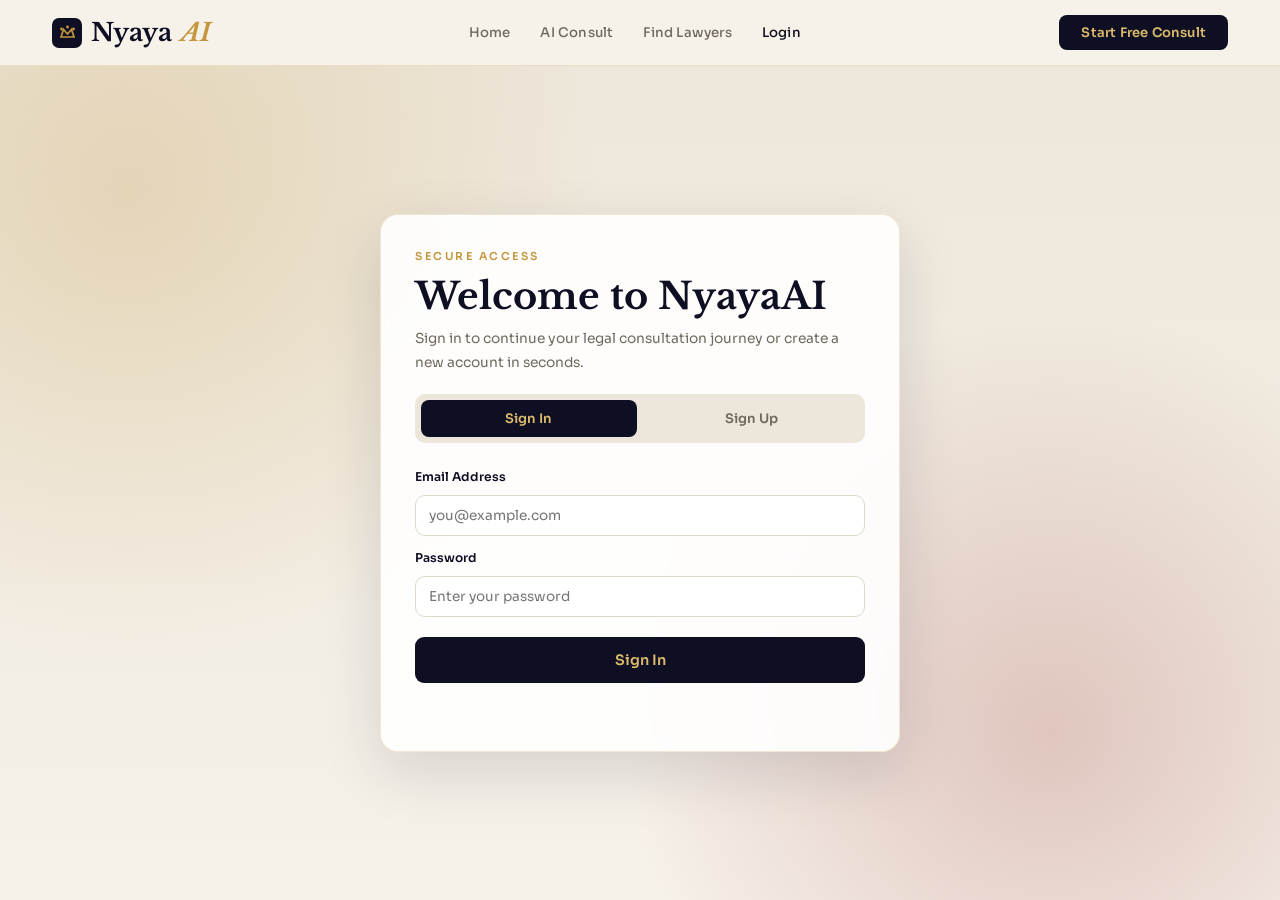
<file: frontend/login.html>
<!DOCTYPE html>
<html lang="en">

<head>
  <meta charset="UTF-8">
  <meta name="viewport" content="width=device-width, initial-scale=1.0">
  <link
    href="https://fonts.googleapis.com/css2?family=Libre+Baskerville:ital,wght@0,400;0,700;1,400&family=Sora:wght@300;400;500;600&display=swap"
    rel="stylesheet">
  <link rel="stylesheet" href="styles.css">
  <title>NyayaAI - Login</title>
</head>

<body>
  <nav class="nav">
    <a class="logo" href="home.html">
      <div class="logo-mark">
        <svg viewBox="0 0 17 17" fill="none" stroke="#c4973f" stroke-width="1.7">
          <path d="M2 13l2.5-7.5L8.5 10l4-4.5L15 13H2z" />
          <circle cx="2.5" cy="5" r="1.4" fill="#c4973f" stroke="none" />
          <circle cx="8.5" cy="3" r="1.4" fill="#c4973f" stroke="none" />
          <circle cx="14.5" cy="5" r="1.4" fill="#c4973f" stroke="none" />
        </svg>
      </div>
      Nyaya<em>AI</em>
    </a>
    <div class="nav-links">
      <a id="nl-home" href="home.html">Home</a>
      <a id="nl-chat-page" href="chat.html">AI Consult</a>
      <a id="nl-list-page" href="lawyers.html">Find Lawyers</a>
      <a id="nl-login" href="login.html">Login</a>
    </div>
    <button class="nav-cta" onclick="window.location.href='chat.html'">Start Free Consult</button>
  </nav>

  <div class="page active" id="auth-page">
    <section class="auth-shell">
      <div class="auth-bg"></div>
      <div class="auth-card">
        <div class="eyebrow">Secure Access</div>
        <h1 class="auth-title">Welcome to NyayaAI</h1>
        <p class="auth-sub">Sign in to continue your legal consultation journey or create a new account in seconds.</p>

        <div class="auth-switch" role="tablist" aria-label="Authentication mode selector">
          <button id="tab-signin" class="auth-tab on" onclick="switchAuth('signin')" type="button">Sign In</button>
          <button id="tab-signup" class="auth-tab" onclick="switchAuth('signup')" type="button">Sign Up</button>
        </div>

        <form id="signin-form" class="auth-form" onsubmit="handleSignIn(event)">
          <label class="auth-label" for="signin-email">Email Address</label>
          <input id="signin-email" class="auth-input" type="email" required placeholder="you@example.com">

          <label class="auth-label" for="signin-password">Password</label>
          <input id="signin-password" class="auth-input" type="password" required minlength="6"
            placeholder="Enter your password">

          <button class="btn-primary auth-btn" type="submit">Sign In</button>
        </form>

        <form id="signup-form" class="auth-form hidden" onsubmit="handleSignUp(event)">
          <label class="auth-label" for="signup-name">Full Name</label>
          <input id="signup-name" class="auth-input" type="text" required placeholder="Your full name">

          <label class="auth-label" for="signup-email">Email Address</label>
          <input id="signup-email" class="auth-input" type="email" required placeholder="you@example.com">

          <label class="auth-label" for="signup-password">Password</label>
          <input id="signup-password" class="auth-input" type="password" required minlength="6"
            placeholder="Create a strong password">

          <button class="btn-primary auth-btn" type="submit">Create Account</button>
        </form>

        <p id="auth-message" class="auth-message" aria-live="polite"></p>
      </div>
    </section>
  </div>

  <script src="app.js"></script>
</body>

</html>
</file>
<file: frontend/styles.css>
﻿* {
  margin: 0;
  padding: 0;
  box-sizing: border-box
}

:root {
  --bg: #f6f1e9;
  --bg2: #ede7db;
  --ink: #100f1c;
  --navy: #0f0f24;
  --navy2: #1a1a38;
  --gold: #c4973f;
  --gold2: #dbb96a;
  --gold3: #f2e4c0;
  --red: #8c1f1f;
  --muted: #706a5e;
  --border: rgba(196, 151, 63, .22);
  --white: #fff;
  --radius: 14px;
  --shadow: 0 20px 60px rgba(15, 15, 36, .13);
}

html {
  scroll-behavior: smooth
}

body {
  font-family: 'Sora', sans-serif;
  background: var(--bg);
  color: var(--ink);
  overflow-x: hidden
}

/* print pagination */
@media print {
  @page {
    size: A4;
    margin: 14mm
  }

  body {
    background: #fff;
    overflow: visible
  }

  .nav,
  .hero-glow,
  .hero-line {
    display: none !important
  }

  /* print all logical app pages and split each into a new sheet */
  .page {
    display: block !important;
    animation: none !important
  }

  .page+.page {
    break-before: page;
    page-break-before: always
  }

  /* prevent internal scroll containers from clipping content in print */
  .chat-wrap,
  .chat-col,
  .panel-col,
  .msgs,
  .panel-body {
    height: auto !important;
    max-height: none !important;
    overflow: visible !important
  }

  #home,
  #chat-page,
  #list-page,
  #profile-page {
    padding-top: 0 !important
  }
}

/* pages */
.page {
  display: none;
  animation: pgIn .35s ease both
}

.page.active {
  display: block
}

@keyframes pgIn {
  from {
    opacity: 0;
    transform: translateY(10px)
  }

  to {
    opacity: 1;
    transform: translateY(0)
  }
}

/* â”€â”€ NAV â”€â”€ */
.nav {
  position: fixed;
  top: 0;
  left: 0;
  right: 0;
  z-index: 500;
  display: flex;
  align-items: center;
  justify-content: space-between;
  padding: 0 52px;
  height: 66px;
  background: rgba(246, 241, 233, .95);
  backdrop-filter: blur(16px);
  border-bottom: 1px solid var(--border);
}

.logo {
  font-family: 'Libre Baskerville', serif;
  font-size: 1.55rem;
  font-weight: 700;
  color: var(--navy);
  cursor: pointer;
  display: flex;
  align-items: center;
  gap: 9px;
  text-decoration: none;
}

.logo-mark {
  width: 30px;
  height: 30px;
  background: var(--navy);
  border-radius: 7px;
  display: flex;
  align-items: center;
  justify-content: center;
  flex-shrink: 0;
}

.logo-mark svg {
  width: 17px;
  height: 17px
}

.logo em {
  font-style: italic;
  color: var(--gold)
}

.nav-links {
  display: flex;
  gap: 30px
}

.nav-links a {
  font-size: .83rem;
  font-weight: 500;
  color: var(--muted);
  text-decoration: none;
  cursor: pointer;
  transition: color .2s;
  letter-spacing: .2px;
}

.nav-links a:hover,
.nav-links a.on {
  color: var(--ink)
}

.nav-cta {
  padding: 9px 22px;
  background: var(--navy);
  color: var(--gold2);
  border: none;
  border-radius: 8px;
  font-family: 'Sora', sans-serif;
  font-size: .82rem;
  font-weight: 600;
  cursor: pointer;
  transition: all .2s;
  letter-spacing: .2px;
}

.nav-cta:hover {
  background: var(--red);
  color: #fff
}

/* â”€â”€ UTILS â”€â”€ */
.btn-primary {
  display: inline-flex;
  align-items: center;
  gap: 8px;
  padding: 14px 28px;
  background: var(--navy);
  color: var(--gold2);
  border: none;
  border-radius: 9px;
  font-family: 'Sora', sans-serif;
  font-size: .9rem;
  font-weight: 600;
  cursor: pointer;
  transition: all .25s;
}

.btn-primary:hover {
  background: var(--red);
  color: #fff;
  transform: translateY(-1px);
  box-shadow: 0 8px 28px rgba(140, 31, 31, .3)
}

.btn-ghost {
  display: inline-flex;
  align-items: center;
  gap: 8px;
  padding: 13px 28px;
  background: transparent;
  color: var(--navy);
  border: 2px solid var(--navy);
  border-radius: 9px;
  font-family: 'Sora', sans-serif;
  font-size: .9rem;
  font-weight: 500;
  cursor: pointer;
  transition: all .25s;
}

.btn-ghost:hover {
  background: var(--navy);
  color: var(--bg)
}

.eyebrow {
  font-size: .68rem;
  font-weight: 600;
  letter-spacing: 2.5px;
  text-transform: uppercase;
  color: var(--gold);
  margin-bottom: 10px;
}

.h2 {
  font-family: 'Libre Baskerville', serif;
  font-size: clamp(2rem, 3.2vw, 2.8rem);
  font-weight: 700;
  color: var(--navy);
  line-height: 1.15;
  margin-bottom: 14px;
}

.lead {
  font-size: .97rem;
  color: var(--muted);
  line-height: 1.78;
  max-width: 480px
}

/* â•â•â•â•â•â•â•â•â•â•â•â•â•â•â•â•â•â•â•â•â•â•â•â•â•â•â•
   HOME PAGE
â•â•â•â•â•â•â•â•â•â•â•â•â•â•â•â•â•â•â•â•â•â•â•â•â•â•â• */
#home {
  padding-top: 66px
}

/* Hero */
.hero {
  display: grid;
  grid-template-columns: 1fr 480px;
  min-height: calc(100vh - 66px);
  align-items: center;
  padding: 70px 52px 60px;
  gap: 60px;
  position: relative;
  overflow: hidden;
}

.hero-glow {
  position: absolute;
  top: -120px;
  right: -120px;
  width: 600px;
  height: 600px;
  border-radius: 50%;
  background: radial-gradient(circle, rgba(196, 151, 63, .14) 0%, transparent 65%);
  pointer-events: none;
}

.hero-line {
  position: absolute;
  bottom: 0;
  left: 52px;
  right: 52px;
  height: 1px;
  background: var(--border);
}

.pill {
  display: inline-flex;
  align-items: center;
  gap: 7px;
  padding: 5px 13px;
  background: var(--gold3);
  border: 1px solid var(--border);
  border-radius: 20px;
  font-size: .7rem;
  font-weight: 600;
  color: #7a5a18;
  letter-spacing: .8px;
  text-transform: uppercase;
  margin-bottom: 22px;
}

.pill-dot {
  width: 5px;
  height: 5px;
  background: var(--gold);
  border-radius: 50%;
  animation: blink 2s infinite
}

@keyframes blink {

  0%,
  100% {
    opacity: 1
  }

  50% {
    opacity: .3
  }
}

.hero-title {
  font-family: 'Libre Baskerville', serif;
  font-size: clamp(3rem, 4.8vw, 4.4rem);
  line-height: 1.05;
  font-weight: 700;
  color: var(--navy);
  margin-bottom: 22px;
}

.hero-title i {
  font-style: italic;
  color: var(--red)
}

.hero-sub {
  font-size: 1.02rem;
  color: var(--muted);
  line-height: 1.78;
  margin-bottom: 36px;
  max-width: 490px
}

.hero-btns {
  display: flex;
  gap: 12px;
  flex-wrap: wrap
}

.hero-stats {
  display: flex;
  gap: 32px;
  margin-top: 52px;
  padding-top: 36px;
  border-top: 1px solid var(--border);
}

.hs-num {
  font-family: 'Libre Baskerville', serif;
  font-size: 1.9rem;
  font-weight: 700;
  color: var(--navy)
}

.hs-lbl {
  font-size: .73rem;
  color: var(--muted);
  margin-top: 3px;
  letter-spacing: .2px
}

/* Hero right */
.hero-right {
  display: flex;
  flex-direction: column;
  gap: 14px;
  animation: heroR .9s ease-out .15s both;
}

@keyframes heroR {
  from {
    opacity: 0;
    transform: translateX(24px)
  }

  to {
    opacity: 1;
    transform: translateX(0)
  }
}

.flow-card {
  background: var(--white);
  border-radius: var(--radius);
  padding: 22px 24px;
  box-shadow: var(--shadow);
  border: 1px solid rgba(0, 0, 0, .05);
}

.fc-label {
  font-size: .67rem;
  font-weight: 600;
  letter-spacing: 1.8px;
  text-transform: uppercase;
  color: var(--muted);
  margin-bottom: 14px;
}

.flow-steps {
  display: flex;
  flex-direction: column;
  gap: 9px
}

.flow-step {
  display: flex;
  align-items: center;
  gap: 11px;
  padding: 10px 14px;
  background: var(--bg);
  border-radius: 9px;
  font-size: .82rem;
  font-weight: 500;
  color: var(--navy);
}

.fs-num {
  width: 22px;
  height: 22px;
  background: var(--navy);
  border-radius: 50%;
  display: flex;
  align-items: center;
  justify-content: center;
  font-size: .62rem;
  font-weight: 700;
  color: var(--gold2);
  flex-shrink: 0;
}

.match-card {
  background: var(--navy);
  border-radius: var(--radius);
  padding: 20px 24px;
  box-shadow: 0 16px 50px rgba(15, 15, 36, .28);
}

.mc-head {
  font-size: .67rem;
  font-weight: 600;
  letter-spacing: 1.8px;
  text-transform: uppercase;
  color: rgba(255, 255, 255, .35);
  margin-bottom: 14px;
}

.mc-row {
  display: flex;
  align-items: center;
  gap: 12px;
  padding: 10px 12px;
  background: rgba(255, 255, 255, .06);
  border-radius: 9px;
  margin-bottom: 8px;
}

.mc-row:last-child {
  margin-bottom: 0
}

.mc-av {
  width: 34px;
  height: 34px;
  border-radius: 50%;
  flex-shrink: 0;
  display: flex;
  align-items: center;
  justify-content: center;
  font-family: 'Libre Baskerville', serif;
  font-weight: 700;
  font-size: .8rem;
  color: #fff;
}

.mc-name {
  color: #fff;
  font-size: .8rem;
  font-weight: 500
}

.mc-spec {
  color: rgba(255, 255, 255, .38);
  font-size: .68rem;
  margin-top: 2px
}

.mc-pct {
  margin-left: auto;
  padding: 3px 9px;
  border-radius: 8px;
  background: rgba(196, 151, 63, .22);
  color: var(--gold2);
  border: 1px solid rgba(196, 151, 63, .35);
  font-size: .68rem;
  font-weight: 700;
}

/* Steps */
.steps-section {
  padding: 90px 52px;
  background: var(--bg2)
}

.steps-grid {
  display: grid;
  grid-template-columns: repeat(3, 1fr);
  gap: 2px;
  margin-top: 52px;
  border-radius: 16px;
  overflow: hidden;
  border: 1px solid var(--border);
  background: var(--border);
}

.step-tile {
  background: var(--bg2);
  padding: 38px 30px;
  transition: background .28s;
  cursor: default;
}

.step-tile:hover {
  background: var(--navy)
}

.step-tile:hover .st-n,
.step-tile:hover .st-title,
.step-tile:hover .st-desc {
  color: #fff
}

.step-tile:hover .st-icon {
  background: rgba(255, 255, 255, .07);
  border-color: rgba(255, 255, 255, .14)
}

.step-tile:hover .st-icon svg {
  stroke: var(--gold)
}

.st-n {
  font-family: 'Libre Baskerville', serif;
  font-size: 3.5rem;
  font-weight: 700;
  color: rgba(15, 15, 36, .07);
  line-height: 1;
  transition: color .28s
}

.st-icon {
  width: 48px;
  height: 48px;
  border-radius: 11px;
  background: rgba(196, 151, 63, .1);
  border: 1px solid var(--border);
  display: flex;
  align-items: center;
  justify-content: center;
  margin: 14px 0 16px;
  transition: all .28s;
}

.st-icon svg {
  width: 22px;
  height: 22px;
  stroke: var(--navy);
  fill: none;
  transition: stroke .28s
}

.st-title {
  font-family: 'Libre Baskerville', serif;
  font-size: 1.18rem;
  font-weight: 700;
  color: var(--navy);
  margin-bottom: 9px;
  transition: color .28s
}

.st-desc {
  font-size: .83rem;
  color: var(--muted);
  line-height: 1.65;
  transition: color .28s
}

/* Areas */
.areas-section {
  padding: 90px 52px
}

.areas-grid {
  display: grid;
  grid-template-columns: repeat(4, 1fr);
  gap: 13px;
  margin-top: 50px
}

.area-card {
  background: var(--white);
  border: 1px solid var(--border);
  border-radius: 13px;
  padding: 24px 20px;
  cursor: pointer;
  transition: all .25s;
  position: relative;
  overflow: hidden;
}

.area-card::after {
  content: '';
  position: absolute;
  bottom: 0;
  left: 0;
  right: 0;
  height: 3px;
  background: linear-gradient(90deg, var(--gold), var(--red));
  transform: scaleX(0);
  transform-origin: left;
  transition: transform .25s;
}

.area-card:hover {
  transform: translateY(-4px);
  box-shadow: 0 14px 40px rgba(15, 15, 36, .1)
}

.area-card:hover::after {
  transform: scaleX(1)
}

.ac-icon {
  width: 42px;
  height: 42px;
  border-radius: 10px;
  background: rgba(15, 15, 36, .06);
  display: flex;
  align-items: center;
  justify-content: center;
  margin-bottom: 13px
}

.ac-icon svg {
  width: 21px;
  height: 21px;
  stroke: var(--navy);
  fill: none
}

.ac-name {
  font-family: 'Libre Baskerville', serif;
  font-size: 1rem;
  font-weight: 700;
  color: var(--navy);
  margin-bottom: 6px
}

.ac-desc {
  font-size: .76rem;
  color: var(--muted);
  line-height: 1.55
}

/* Lawyers strip (home preview) */
.lawyers-strip {
  padding: 90px 52px;
  background: var(--navy);
  position: relative;
  overflow: hidden
}

.lawyers-strip::before {
  content: '';
  position: absolute;
  bottom: -200px;
  right: -200px;
  width: 500px;
  height: 500px;
  border-radius: 50%;
  background: radial-gradient(circle, rgba(196, 151, 63, .09) 0%, transparent 65%);
  pointer-events: none;
}

.lawyers-strip .eyebrow {
  color: rgba(196, 151, 63, .7)
}

.lawyers-strip .h2 {
  color: #fff
}

.lawyers-strip .lead {
  color: rgba(255, 255, 255, .45);
  margin-bottom: 40px
}

.ls-cards {
  display: grid;
  grid-template-columns: repeat(3, 1fr);
  gap: 16px;
  margin-bottom: 36px
}

.ls-card {
  background: rgba(255, 255, 255, .05);
  border: 1px solid rgba(255, 255, 255, .09);
  border-radius: 14px;
  padding: 22px;
  transition: all .25s;
  cursor: pointer;
}

.ls-card:hover {
  background: rgba(255, 255, 255, .09);
  border-color: rgba(196, 151, 63, .4);
  transform: translateY(-3px)
}

.lsc-top {
  display: flex;
  align-items: flex-start;
  gap: 13px;
  margin-bottom: 13px
}

.lsc-av {
  width: 46px;
  height: 46px;
  border-radius: 50%;
  flex-shrink: 0;
  display: flex;
  align-items: center;
  justify-content: center;
  font-family: 'Libre Baskerville', serif;
  font-weight: 700;
  font-size: .95rem;
  color: #fff;
}

.lsc-name {
  color: #fff;
  font-size: .88rem;
  font-weight: 600
}

.lsc-title {
  color: rgba(255, 255, 255, .4);
  font-size: .72rem;
  margin-top: 3px
}

.lsc-match {
  margin-left: auto;
  padding: 3px 9px;
  border-radius: 8px;
  background: rgba(196, 151, 63, .2);
  color: var(--gold2);
  border: 1px solid rgba(196, 151, 63, .35);
  font-size: .69rem;
  font-weight: 700;
  white-space: nowrap
}

.lsc-tags {
  display: flex;
  flex-wrap: wrap;
  gap: 5px;
  margin-bottom: 13px
}

.lsc-tag {
  background: rgba(255, 255, 255, .07);
  color: rgba(255, 255, 255, .5);
  padding: 3px 9px;
  border-radius: 7px;
  font-size: .67rem
}

.lsc-footer {
  display: flex;
  justify-content: space-between;
  align-items: center
}

.lsc-exp {
  color: rgba(255, 255, 255, .3);
  font-size: .7rem
}

.lsc-btn {
  padding: 6px 14px;
  background: var(--gold);
  color: var(--navy);
  border: none;
  border-radius: 7px;
  font-size: .72rem;
  font-weight: 700;
  cursor: pointer;
  font-family: 'Sora', sans-serif;
  transition: all .2s;
}

.lsc-btn:hover {
  background: #fff
}

/* CTA Banner */
.cta-banner {
  padding: 80px 52px;
  text-align: center;
  position: relative;
  overflow: hidden;
}

.cta-banner::before {
  content: '';
  position: absolute;
  top: 50%;
  left: 50%;
  transform: translate(-50%, -50%);
  width: 700px;
  height: 350px;
  background: radial-gradient(ellipse, rgba(196, 151, 63, .12) 0%, transparent 65%);
  pointer-events: none;
}

.cta-banner .h2 {
  max-width: 560px;
  margin: 0 auto 14px;
  text-align: center
}

.cta-banner .lead {
  text-align: center;
  margin: 0 auto 36px
}

.cta-banner-btns {
  display: flex;
  gap: 12px;
  justify-content: center;
  flex-wrap: wrap
}

/* Footer */
footer {
  background: var(--ink);
  padding: 56px 52px 26px
}

.ft-grid {
  display: grid;
  grid-template-columns: 2fr 1fr 1fr 1fr;
  gap: 40px;
  padding-bottom: 40px;
  margin-bottom: 30px;
  border-bottom: 1px solid rgba(255, 255, 255, .07)
}

.ft-brand p {
  color: rgba(255, 255, 255, .33);
  font-size: .8rem;
  line-height: 1.72;
  margin-top: 11px;
  max-width: 240px
}

.ft-col h4 {
  color: rgba(255, 255, 255, .4);
  font-size: .67rem;
  font-weight: 600;
  letter-spacing: 1.8px;
  text-transform: uppercase;
  margin-bottom: 14px
}

.ft-col a {
  display: block;
  color: rgba(255, 255, 255, .32);
  text-decoration: none;
  font-size: .8rem;
  margin-bottom: 8px;
  transition: color .2s;
  cursor: pointer
}

.ft-col a:hover {
  color: #fff
}

.ft-bottom {
  display: flex;
  justify-content: space-between;
  color: rgba(255, 255, 255, .2);
  font-size: .73rem
}

/* â•â•â•â•â•â•â•â•â•â•â•â•â•â•â•â•â•â•â•â•â•â•â•â•â•â•â•
   CHAT PAGE
â•â•â•â•â•â•â•â•â•â•â•â•â•â•â•â•â•â•â•â•â•â•â•â•â•â•â• */
#chat-page {
  padding-top: 66px;
  height: 100vh
}

.chat-wrap {
  display: grid;
  grid-template-columns: 1fr 320px;
  height: calc(100vh - 66px);
  overflow: hidden
}

/* chat left */
.chat-col {
  display: flex;
  flex-direction: column;
  border-right: 1px solid var(--border);
  background: var(--bg);
  min-height: 0;
  overflow: hidden
}

.chat-bar {
  background: var(--navy);
  padding: 14px 26px;
  display: flex;
  align-items: center;
  gap: 13px;
  flex-shrink: 0;
}

.chatbar-av {
  width: 38px;
  height: 38px;
  border-radius: 50%;
  flex-shrink: 0;
  background: linear-gradient(135deg, var(--gold), var(--red));
  display: flex;
  align-items: center;
  justify-content: center;
  font-family: 'Libre Baskerville', serif;
  font-weight: 700;
  color: #fff;
  font-size: .9rem;
}

.chatbar-name {
  color: #fff;
  font-size: .9rem;
  font-weight: 600
}

.chatbar-status {
  color: rgba(255, 255, 255, .42);
  font-size: .7rem;
  margin-top: 1px
}

.online-dot {
  display: inline-block;
  width: 6px;
  height: 6px;
  background: #4ade80;
  border-radius: 50%;
  margin-left: 3px;
  box-shadow: 0 0 5px #4ade80;
  vertical-align: middle
}

.step-progress {
  margin-left: auto;
  display: flex;
  align-items: center;
  gap: 10px
}

.sp-steps {
  display: flex;
  gap: 5px
}

.sp-dot {
  width: 28px;
  height: 4px;
  border-radius: 2px;
  background: rgba(255, 255, 255, .15);
  transition: background .4s
}

.sp-dot.done {
  background: var(--gold)
}

.sp-dot.active {
  background: rgba(196, 151, 63, .5)
}

.sp-label {
  color: rgba(255, 255, 255, .38);
  font-size: .68rem;
  white-space: nowrap
}

.msgs {
  flex: 1;
  min-height: 0;
  overflow-y: auto;
  padding: 26px;
  display: flex;
  flex-direction: column;
  gap: 16px
}

.msgs::-webkit-scrollbar {
  width: 3px
}

.msgs::-webkit-scrollbar-thumb {
  background: #d4cfc6;
  border-radius: 3px
}

.msg {
  display: flex;
  gap: 10px;
  max-width: 82%
}

.msg.u {
  margin-left: auto;
  flex-direction: row-reverse
}

.m-av {
  width: 32px;
  height: 32px;
  border-radius: 50%;
  flex-shrink: 0;
  margin-top: 2px;
  display: flex;
  align-items: center;
  justify-content: center;
  font-size: .68rem;
  font-weight: 700;
}

.msg.ai .m-av {
  background: linear-gradient(135deg, var(--gold), var(--red));
  color: #fff
}

.msg.u .m-av {
  background: var(--navy);
  color: var(--gold2)
}

.bubble {
  padding: 12px 16px;
  border-radius: 17px;
  font-size: .855rem;
  line-height: 1.65
}

.msg.ai .bubble {
  background: var(--white);
  color: var(--ink);
  border: 1px solid rgba(0, 0, 0, .06);
  border-bottom-left-radius: 4px;
}

.msg.u .bubble {
  background: var(--navy);
  color: #e6e1d5;
  border-bottom-right-radius: 4px
}

.typing-dots {
  display: flex;
  gap: 4px;
  padding: 3px 0
}

.typing-dots span {
  width: 6px;
  height: 6px;
  background: var(--gold);
  border-radius: 50%;
  animation: td 1.2s infinite
}

.typing-dots span:nth-child(2) {
  animation-delay: .2s
}

.typing-dots span:nth-child(3) {
  animation-delay: .4s
}

@keyframes td {

  0%,
  60%,
  100% {
    transform: translateY(0)
  }

  30% {
    transform: translateY(-6px)
  }
}

.chips {
  padding: 0 26px 14px;
  display: flex;
  flex-wrap: wrap;
  gap: 7px
}

.chip {
  padding: 7px 14px;
  background: var(--white);
  border: 1px solid #ddd7cc;
  border-radius: 20px;
  font-size: .76rem;
  color: var(--ink);
  cursor: pointer;
  font-family: 'Sora', sans-serif;
  transition: all .2s;
}

.chip:hover {
  background: var(--navy);
  color: #fff;
  border-color: var(--navy)
}

.chat-input-row {
  padding: 16px 26px;
  background: var(--white);
  border-top: 1px solid var(--border);
  display: flex;
  gap: 11px;
  align-items: center;
  flex-shrink: 0;
}

.chat-input-row input {
  flex: 1;
  border: 1.5px solid #ddd7cc;
  border-radius: 26px;
  padding: 11px 18px;
  font-size: .855rem;
  font-family: 'Sora', sans-serif;
  color: var(--ink);
  outline: none;
  background: #faf7f2;
  transition: border-color .2s;
}

.chat-input-row input:focus {
  border-color: var(--gold)
}

.send-btn {
  width: 42px;
  height: 42px;
  background: var(--navy);
  border: none;
  border-radius: 50%;
  cursor: pointer;
  display: flex;
  align-items: center;
  justify-content: center;
  flex-shrink: 0;
  transition: background .2s;
}

.send-btn:hover {
  background: var(--red)
}

.send-btn svg {
  width: 16px;
  height: 16px;
  fill: none;
  stroke: #fff;
  stroke-width: 2.2
}

/* lawyer panel */
.panel-col {
  display: flex;
  flex-direction: column;
  background: var(--white);
  min-width: 0;
  overflow: hidden;
  border-left: 1px solid var(--border)
}

.panel-head {
  padding: 16px 20px;
  background: var(--bg2);
  border-bottom: 1px solid var(--border);
  flex-shrink: 0;
}

.panel-head-title {
  font-family: 'Libre Baskerville', serif;
  font-size: 1.05rem;
  font-weight: 700;
  color: var(--navy)
}

.panel-head-sub {
  font-size: .72rem;
  color: var(--muted);
  margin-top: 3px
}

.panel-body {
  flex: 1;
  overflow-y: auto;
  padding: 14px;
  min-height: 0
}

.panel-body::-webkit-scrollbar {
  width: 3px
}

.panel-body::-webkit-scrollbar-thumb {
  background: #ddd;
  border-radius: 3px
}

/* empty state */
.empty-state {
  display: flex;
  flex-direction: column;
  align-items: center;
  justify-content: center;
  height: 100%;
  padding: 30px 20px;
  text-align: center;
  gap: 12px;
}

.empty-icon {
  width: 56px;
  height: 56px;
  border-radius: 50%;
  background: rgba(196, 151, 63, .08);
  border: 2px dashed rgba(196, 151, 63, .3);
  display: flex;
  align-items: center;
  justify-content: center;
}

.empty-icon svg {
  width: 24px;
  height: 24px;
  stroke: var(--gold);
  fill: none
}

.empty-title {
  font-family: 'Libre Baskerville', serif;
  font-size: .95rem;
  font-weight: 700;
  color: var(--navy)
}

.empty-sub {
  font-size: .78rem;
  color: var(--muted);
  line-height: 1.6
}

/* panel lawyer card */
@keyframes cardSlideIn {
  from {
    opacity: 0;
    transform: translateY(18px)
  }

  to {
    opacity: 1;
    transform: translateY(0)
  }
}

.p-lawyer {
  background: var(--bg);
  border: 1px solid var(--border);
  border-radius: 12px;
  padding: 15px;
  margin-bottom: 10px;
  cursor: pointer;
  animation: cardSlideIn .45s ease both;
}

.p-lawyer:hover {
  border-color: var(--gold);
  box-shadow: 0 6px 24px rgba(15, 15, 36, .1)
}

.pl-top {
  display: flex;
  align-items: flex-start;
  gap: 10px;
  margin-bottom: 10px
}

.pl-av {
  width: 40px;
  height: 40px;
  border-radius: 50%;
  flex-shrink: 0;
  display: flex;
  align-items: center;
  justify-content: center;
  font-family: 'Libre Baskerville', serif;
  font-weight: 700;
  font-size: .88rem;
  color: #fff;
}

.pl-name {
  font-size: .84rem;
  font-weight: 600;
  color: var(--navy)
}

.pl-spec {
  font-size: .69rem;
  color: var(--muted);
  margin-top: 2px
}

.pl-pct {
  margin-left: auto;
  padding: 2px 8px;
  border-radius: 7px;
  background: rgba(196, 151, 63, .12);
  color: #7a5a18;
  border: 1px solid rgba(196, 151, 63, .25);
  font-size: .66rem;
  font-weight: 700;
  white-space: nowrap
}

.pl-tags {
  display: flex;
  flex-wrap: wrap;
  gap: 4px;
  margin-bottom: 10px
}

.pl-tag {
  background: var(--white);
  color: var(--muted);
  padding: 2px 8px;
  border-radius: 6px;
  font-size: .64rem;
  border: 1px solid var(--border)
}

.pl-footer {
  display: flex;
  justify-content: space-between;
  align-items: center
}

.pl-court {
  font-size: .67rem;
  color: var(--muted)
}

.pl-cta {
  padding: 5px 13px;
  background: var(--navy);
  color: var(--gold2);
  border: none;
  border-radius: 6px;
  font-size: .69rem;
  font-weight: 600;
  cursor: pointer;
  font-family: 'Sora', sans-serif;
  transition: all .2s;
}

.pl-cta:hover {
  background: var(--gold);
  color: var(--navy)
}

/* â•â•â•â•â•â•â•â•â•â•â•â•â•â•â•â•â•â•â•â•â•â•â•â•â•â•â•
   LAWYERS LIST PAGE
â•â•â•â•â•â•â•â•â•â•â•â•â•â•â•â•â•â•â•â•â•â•â•â•â•â•â• */
#list-page {
  padding-top: 66px
}

.list-hero {
  background: var(--navy);
  padding: 62px 52px 52px;
  position: relative;
  overflow: hidden;
}

.list-hero::after {
  content: '';
  position: absolute;
  top: -180px;
  right: -180px;
  width: 480px;
  height: 480px;
  border-radius: 50%;
  background: radial-gradient(circle, rgba(196, 151, 63, .11) 0%, transparent 65%);
  pointer-events: none;
}

.list-hero .eyebrow {
  color: rgba(196, 151, 63, .65)
}

.list-hero-title {
  font-family: 'Libre Baskerville', serif;
  font-size: 2.6rem;
  font-weight: 700;
  color: #fff;
  margin-bottom: 10px;
}

.list-hero-sub {
  color: rgba(255, 255, 255, .45);
  font-size: .93rem;
  max-width: 480px;
  line-height: 1.7
}

.filter-row {
  padding: 20px 52px;
  background: var(--white);
  border-bottom: 1px solid var(--border);
  display: flex;
  gap: 9px;
  align-items: center;
  flex-wrap: wrap;
  position: sticky;
  top: 66px;
  z-index: 10;
}

.filter-label {
  font-size: .76rem;
  font-weight: 600;
  color: var(--muted);
  margin-right: 4px
}

.f-chip {
  padding: 7px 15px;
  background: var(--bg);
  border: 1px solid var(--border);
  border-radius: 20px;
  font-size: .77rem;
  font-weight: 500;
  color: var(--ink);
  cursor: pointer;
  transition: all .2s;
}

.f-chip:hover,
.f-chip.on {
  background: var(--navy);
  color: #fff;
  border-color: var(--navy)
}

.grid-wrap {
  padding: 36px 52px 60px
}

.lawyers-grid {
  display: grid;
  grid-template-columns: repeat(3, 1fr);
  gap: 18px
}

.l-card {
  background: var(--white);
  border: 1px solid var(--border);
  border-radius: 16px;
  overflow: hidden;
  cursor: pointer;
  transition: all .28s;
}

.l-card:hover {
  transform: translateY(-5px);
  box-shadow: 0 20px 55px rgba(15, 15, 36, .12)
}

.lc-top {
  padding: 22px 22px 18px;
  border-bottom: 1px solid var(--border)
}

.lc-head {
  display: flex;
  align-items: flex-start;
  gap: 14px;
  margin-bottom: 14px
}

.lc-av {
  width: 52px;
  height: 52px;
  border-radius: 50%;
  flex-shrink: 0;
  display: flex;
  align-items: center;
  justify-content: center;
  font-family: 'Libre Baskerville', serif;
  font-weight: 700;
  font-size: 1.1rem;
  color: #fff;
}

.lc-name {
  font-family: 'Libre Baskerville', serif;
  font-size: 1.1rem;
  font-weight: 700;
  color: var(--navy)
}

.lc-ttl {
  font-size: .75rem;
  color: var(--muted);
  margin-top: 3px
}

.lc-right {
  margin-left: auto;
  text-align: right
}

.lc-stars {
  color: var(--gold);
  font-size: .82rem;
  letter-spacing: 1px
}

.lc-cnt {
  font-size: .68rem;
  color: var(--muted);
  margin-top: 3px
}

.lc-tags {
  display: flex;
  flex-wrap: wrap;
  gap: 6px
}

.lc-tag {
  background: var(--bg2);
  color: var(--muted);
  padding: 3px 9px;
  border-radius: 7px;
  font-size: .7rem
}

.lc-bottom {
  padding: 16px 22px;
  display: flex;
  justify-content: space-between;
  align-items: center
}

.lc-meta {
  font-size: .75rem;
  color: var(--muted)
}

.lc-fee {
  font-family: 'Libre Baskerville', serif;
  font-size: 1.05rem;
  font-weight: 700;
  color: var(--navy)
}

.lc-fee span {
  font-size: .68rem;
  font-weight: 400;
  color: var(--muted);
  font-family: 'Sora', sans-serif
}

.lc-view {
  padding: 8px 18px;
  background: var(--navy);
  color: var(--gold2);
  border: none;
  border-radius: 8px;
  font-size: .76rem;
  font-weight: 600;
  cursor: pointer;
  font-family: 'Sora', sans-serif;
  transition: all .2s;
}

.lc-view:hover {
  background: var(--gold);
  color: var(--navy)
}

/* â•â•â•â•â•â•â•â•â•â•â•â•â•â•â•â•â•â•â•â•â•â•â•â•â•â•â•
   PROFILE PAGE
â•â•â•â•â•â•â•â•â•â•â•â•â•â•â•â•â•â•â•â•â•â•â•â•â•â•â• */
#profile-page {
  padding-top: 66px;
  background: var(--bg)
}

.profile-header {
  background: var(--navy);
  padding: 52px 52px 42px;
  display: grid;
  grid-template-columns: auto 1fr auto;
  gap: 28px;
  align-items: start;
  position: relative;
  overflow: hidden;
}

.profile-header::before {
  content: '';
  position: absolute;
  top: -160px;
  right: -160px;
  width: 450px;
  height: 450px;
  border-radius: 50%;
  background: radial-gradient(circle, rgba(196, 151, 63, .1) 0%, transparent 65%);
  pointer-events: none;
}

.prof-av {
  width: 92px;
  height: 92px;
  border-radius: 50%;
  flex-shrink: 0;
  display: flex;
  align-items: center;
  justify-content: center;
  font-family: 'Libre Baskerville', serif;
  font-weight: 700;
  font-size: 2rem;
  color: #fff;
  border: 3px solid rgba(196, 151, 63, .35);
  position: relative;
  z-index: 1;
}

.prof-name {
  font-family: 'Libre Baskerville', serif;
  font-size: 2rem;
  font-weight: 700;
  color: #fff;
  margin-bottom: 5px;
}

.prof-title {
  color: rgba(255, 255, 255, .5);
  font-size: .9rem;
  margin-bottom: 16px
}

.prof-badges {
  display: flex;
  gap: 8px;
  flex-wrap: wrap
}

.pbadge {
  padding: 4px 12px;
  border-radius: 10px;
  font-size: .7rem;
  font-weight: 600
}

.pb-gold {
  background: rgba(196, 151, 63, .18);
  color: var(--gold2);
  border: 1px solid rgba(196, 151, 63, .28)
}

.pb-green {
  background: rgba(45, 106, 79, .28);
  color: #6ee7b7;
  border: 1px solid rgba(45, 106, 79, .35)
}

.prof-fee-block {
  text-align: right;
  position: relative;
  z-index: 1
}

.prof-fee {
  font-family: 'Libre Baskerville', serif;
  font-size: 1.9rem;
  font-weight: 700;
  color: var(--gold2)
}

.prof-fee-lbl {
  color: rgba(255, 255, 255, .35);
  font-size: .72rem;
  margin-top: 3px
}

.prof-stars {
  color: var(--gold2);
  font-size: 1rem;
  letter-spacing: 2px;
  margin-top: 12px
}

.prof-reviews {
  color: rgba(255, 255, 255, .3);
  font-size: .7rem;
  margin-top: 3px
}

.profile-body {
  display: grid;
  grid-template-columns: 1fr 320px;
  gap: 26px;
  padding: 34px 52px 60px
}

.prof-main {
  display: flex;
  flex-direction: column;
  gap: 22px
}

.prof-card {
  background: var(--white);
  border-radius: 14px;
  padding: 28px;
  border: 1px solid var(--border)
}

.prof-section-title {
  font-family: 'Libre Baskerville', serif;
  font-size: 1.15rem;
  font-weight: 700;
  color: var(--navy);
  margin-bottom: 16px;
  padding-bottom: 12px;
  border-bottom: 1px solid var(--border);
}

.prof-about {
  color: var(--muted);
  font-size: .88rem;
  line-height: 1.8
}

.exp-list {
  display: flex;
  flex-direction: column;
  gap: 13px
}

.exp-item {
  display: flex;
  gap: 13px;
  align-items: flex-start
}

.exp-dot {
  width: 9px;
  height: 9px;
  border-radius: 50%;
  background: var(--gold);
  flex-shrink: 0;
  margin-top: 5px
}

.exp-role {
  font-size: .875rem;
  color: var(--ink);
  font-weight: 500
}

.exp-date {
  font-size: .72rem;
  color: var(--muted);
  margin-top: 2px
}

.spec-tags {
  display: flex;
  flex-wrap: wrap;
  gap: 8px;
  margin-top: 12px
}

.spec-tag {
  background: var(--bg2);
  color: var(--navy);
  border: 1px solid var(--border);
  padding: 5px 13px;
  border-radius: 9px;
  font-size: .78rem
}

.reviews {
  display: flex;
  flex-direction: column;
  gap: 12px
}

.review {
  background: var(--bg);
  border-radius: 10px;
  padding: 15px
}

.rev-stars {
  color: var(--gold);
  font-size: .78rem;
  margin-bottom: 7px
}

.rev-text {
  font-size: .83rem;
  color: var(--muted);
  line-height: 1.65;
  font-style: italic
}

.rev-author {
  font-size: .72rem;
  color: var(--navy);
  font-weight: 600;
  margin-top: 7px
}

/* sidebar */
.prof-side {
  display: flex;
  flex-direction: column;
  gap: 16px
}

.side-card {
  background: var(--white);
  border-radius: 14px;
  padding: 24px;
  border: 1px solid var(--border)
}

.side-card-title {
  font-family: 'Libre Baskerville', serif;
  font-size: 1.05rem;
  font-weight: 700;
  color: var(--navy);
  margin-bottom: 16px
}

.book-btn {
  width: 100%;
  padding: 13px;
  background: var(--navy);
  color: var(--gold2);
  border: none;
  border-radius: 9px;
  font-family: 'Sora', sans-serif;
  font-size: .87rem;
  font-weight: 600;
  cursor: pointer;
  margin-bottom: 9px;
  transition: all .2s;
}

.book-btn:hover {
  background: var(--gold);
  color: var(--navy)
}

.book-btn-out {
  width: 100%;
  padding: 12px;
  background: transparent;
  color: var(--navy);
  border: 2px solid var(--navy);
  border-radius: 9px;
  font-family: 'Sora', sans-serif;
  font-size: .87rem;
  font-weight: 500;
  cursor: pointer;
  transition: all .2s;
}

.book-btn-out:hover {
  background: var(--bg2)
}

.prof-stats {
  display: grid;
  grid-template-columns: 1fr 1fr;
  gap: 10px;
  margin-top: 14px
}

.ps {
  background: var(--bg2);
  border-radius: 9px;
  padding: 13px;
  text-align: center
}

.ps-num {
  font-family: 'Libre Baskerville', serif;
  font-size: 1.3rem;
  font-weight: 700;
  color: var(--navy)
}

.ps-lbl {
  font-size: .67rem;
  color: var(--muted);
  margin-top: 2px
}

/* back button */
.back-btn {
  display: inline-flex;
  align-items: center;
  gap: 7px;
  padding: 8px 16px;
  background: rgba(255, 255, 255, .08);
  color: rgba(255, 255, 255, .7);
  border: none;
  border-radius: 7px;
  font-family: 'Sora', sans-serif;
  font-size: .78rem;
  cursor: pointer;
  margin-bottom: 20px;
  transition: all .2s;
}

.back-btn:hover {
  background: rgba(255, 255, 255, .14);
  color: #fff
}

.back-btn svg {
  width: 14px;
  height: 14px;
  stroke: currentColor;
  fill: none
}

/* â”€â”€ ANIMATIONS â”€â”€ */
@keyframes fadeUp {
  from {
    opacity: 0;
    transform: translateY(16px)
  }

  to {
    opacity: 1;
    transform: translateY(0)
  }
}

.fu {
  animation: fadeUp .4s ease both
}

.fu1 {
  animation-delay: .05s
}

.fu2 {
  animation-delay: .1s
}

.fu3 {
  animation-delay: .15s
}

/* â”€â”€ RESPONSIVE â”€â”€ */
@media(max-width:1080px) {
  .hero {
    grid-template-columns: 1fr
  }

  .hero-right {
    display: none
  }

  /* chat: stack vertically, panel below */
  .chat-wrap {
    grid-template-columns: 1fr;
    grid-template-rows: 1fr auto;
    overflow-y: auto
  }

  #chat-page {
    height: auto;
    overflow: visible
  }

  .chat-col {
    height: 70vh
  }

  .panel-col {
    display: flex;
    max-height: 420px;
    border-top: 2px solid var(--border);
    border-right: none
  }

  .lawyers-grid {
    grid-template-columns: repeat(2, 1fr)
  }

  .areas-grid {
    grid-template-columns: repeat(2, 1fr)
  }

  .ls-cards {
    grid-template-columns: 1fr
  }

  .profile-body {
    grid-template-columns: 1fr
  }

  .profile-header {
    grid-template-columns: auto 1fr
  }

  .prof-fee-block {
    display: none
  }
}

@media(max-width:768px) {
  .nav {
    padding: 0 20px
  }

  .nav-links {
    display: none
  }

  .hero,
  .steps-section,
  .areas-section,
  .cta-banner,
  .lawyers-strip,
  .list-hero,
  .grid-wrap,
  .profile-header,
  .profile-body {
    padding-left: 22px;
    padding-right: 22px
  }

  .filter-row {
    padding: 14px 22px
  }

  .lawyers-grid {
    grid-template-columns: 1fr
  }

  .ft-grid {
    grid-template-columns: 1fr 1fr
  }

  .steps-grid {
    grid-template-columns: 1fr
  }

  .chat-col {
    height: 60vh
  }

  .panel-col {
    max-height: 380px
  }
}

/* AUTH PAGE */
#auth-page {
  padding-top: 66px;
  min-height: 100vh;
}

.auth-shell {
  min-height: calc(100vh - 66px);
  padding: 48px 22px;
  display: flex;
  align-items: center;
  justify-content: center;
  position: relative;
  overflow: hidden;
}

.auth-bg {
  position: absolute;
  inset: 0;
  background:
    radial-gradient(circle at 10% 15%, rgba(196, 151, 63, .24), transparent 35%),
    radial-gradient(circle at 82% 80%, rgba(140, 31, 31, .2), transparent 34%),
    linear-gradient(180deg, var(--bg2), var(--bg));
}

.auth-card {
  width: min(520px, 100%);
  background: rgba(255, 255, 255, .9);
  border: 1px solid var(--border);
  box-shadow: var(--shadow);
  border-radius: 18px;
  padding: 34px;
  position: relative;
  z-index: 1;
  backdrop-filter: blur(5px);
}

.auth-title {
  font-family: 'Libre Baskerville', serif;
  font-size: clamp(1.8rem, 3.8vw, 2.3rem);
  color: var(--navy);
  margin-bottom: 8px;
}

.auth-sub {
  color: var(--muted);
  font-size: .86rem;
  line-height: 1.72;
  margin-bottom: 20px;
}

.auth-switch {
  display: grid;
  grid-template-columns: 1fr 1fr;
  gap: 7px;
  background: var(--bg2);
  border-radius: 10px;
  padding: 6px;
  margin-bottom: 22px;
}

.auth-tab {
  border: none;
  border-radius: 8px;
  padding: 10px 12px;
  background: transparent;
  color: var(--muted);
  font-family: 'Sora', sans-serif;
  font-weight: 600;
  font-size: .82rem;
  cursor: pointer;
  transition: all .2s;
}

.auth-tab.on {
  background: var(--navy);
  color: var(--gold2);
}

.auth-form {
  display: grid;
  gap: 10px;
}

.auth-form.hidden {
  display: none;
}

.auth-label {
  color: var(--navy);
  font-size: .76rem;
  font-weight: 600;
  margin-top: 4px;
}

.auth-input {
  border: 1.5px solid #ddd7cc;
  border-radius: 10px;
  padding: 11px 13px;
  font-size: .85rem;
  color: var(--ink);
  outline: none;
  font-family: 'Sora', sans-serif;
  background: #fff;
  transition: border-color .2s, box-shadow .2s;
}

.auth-input:focus {
  border-color: var(--gold);
  box-shadow: 0 0 0 3px rgba(196, 151, 63, .16);
}

.auth-btn {
  margin-top: 10px;
  justify-content: center;
  width: 100%;
}

.auth-message {
  min-height: 20px;
  margin-top: 14px;
  font-size: .78rem;
  color: var(--red);
}

.auth-message.success {
  color: #2f7a48;
}
</file>
